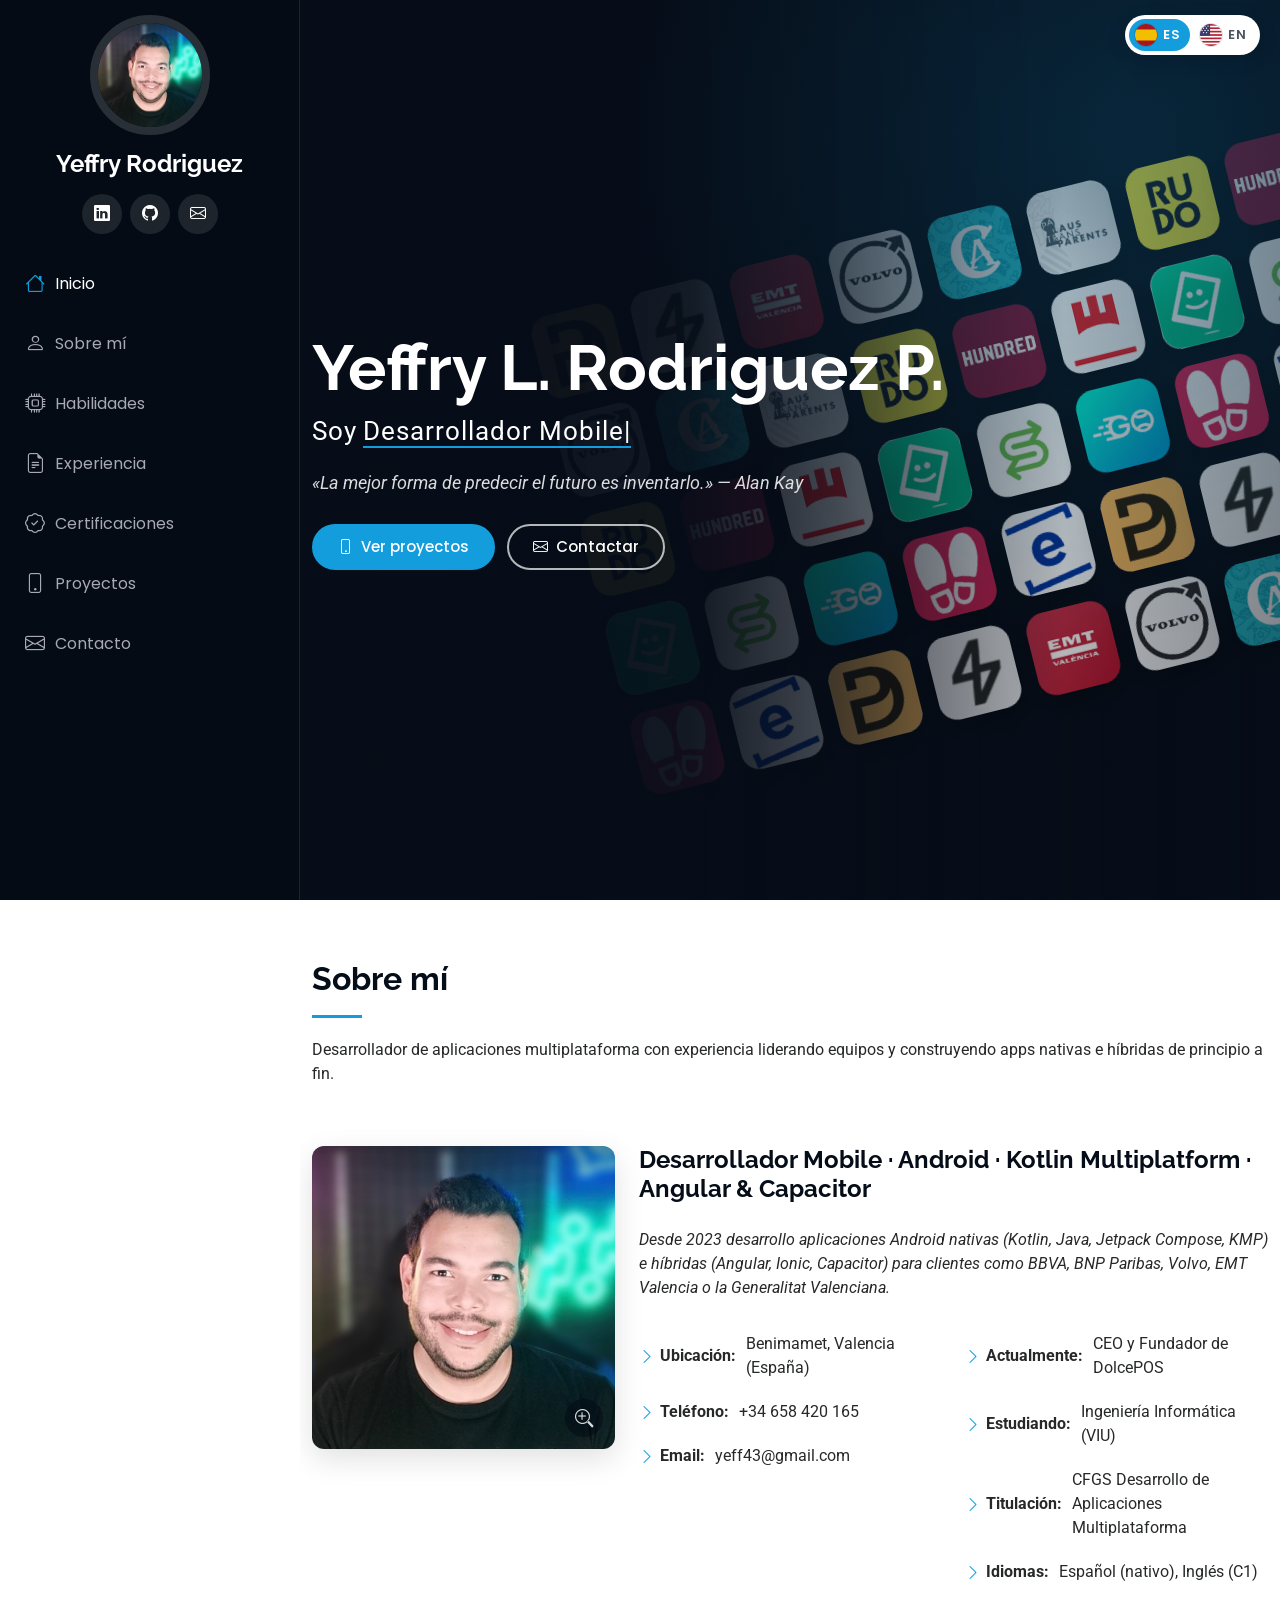
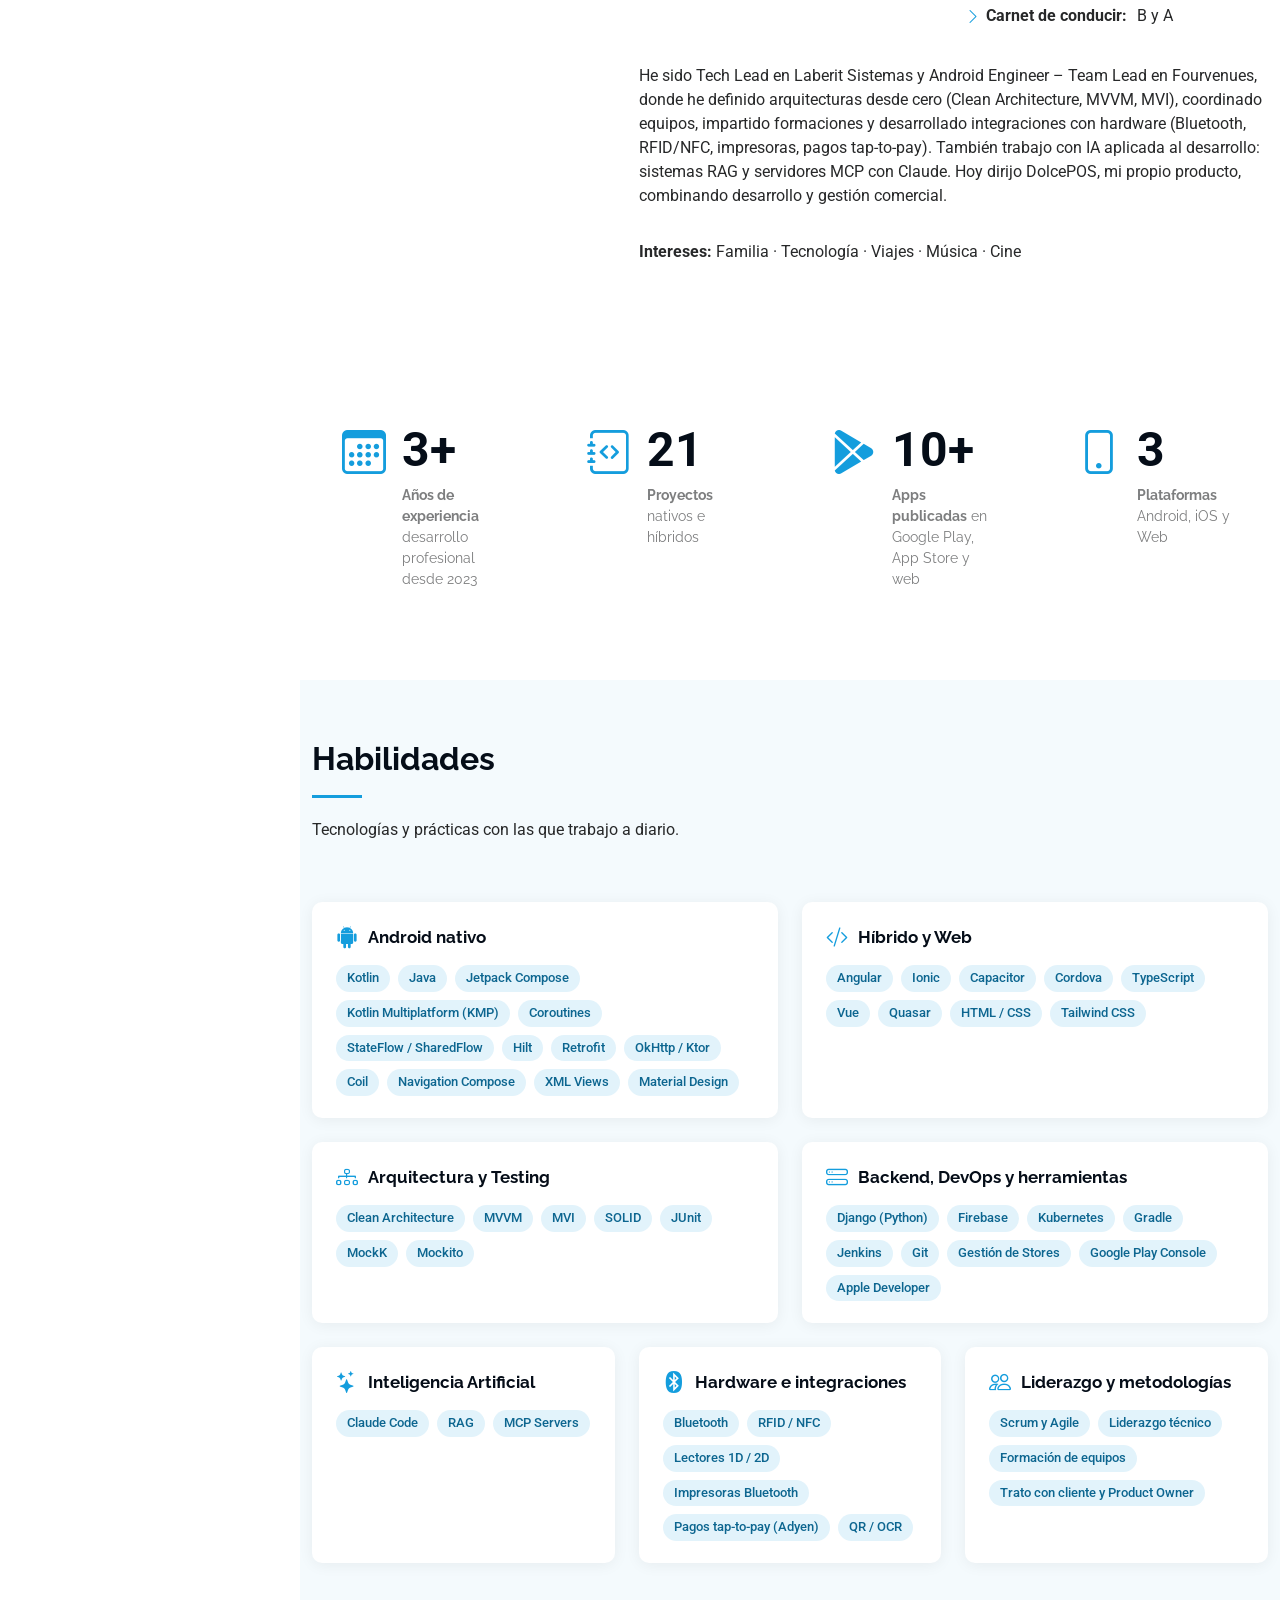
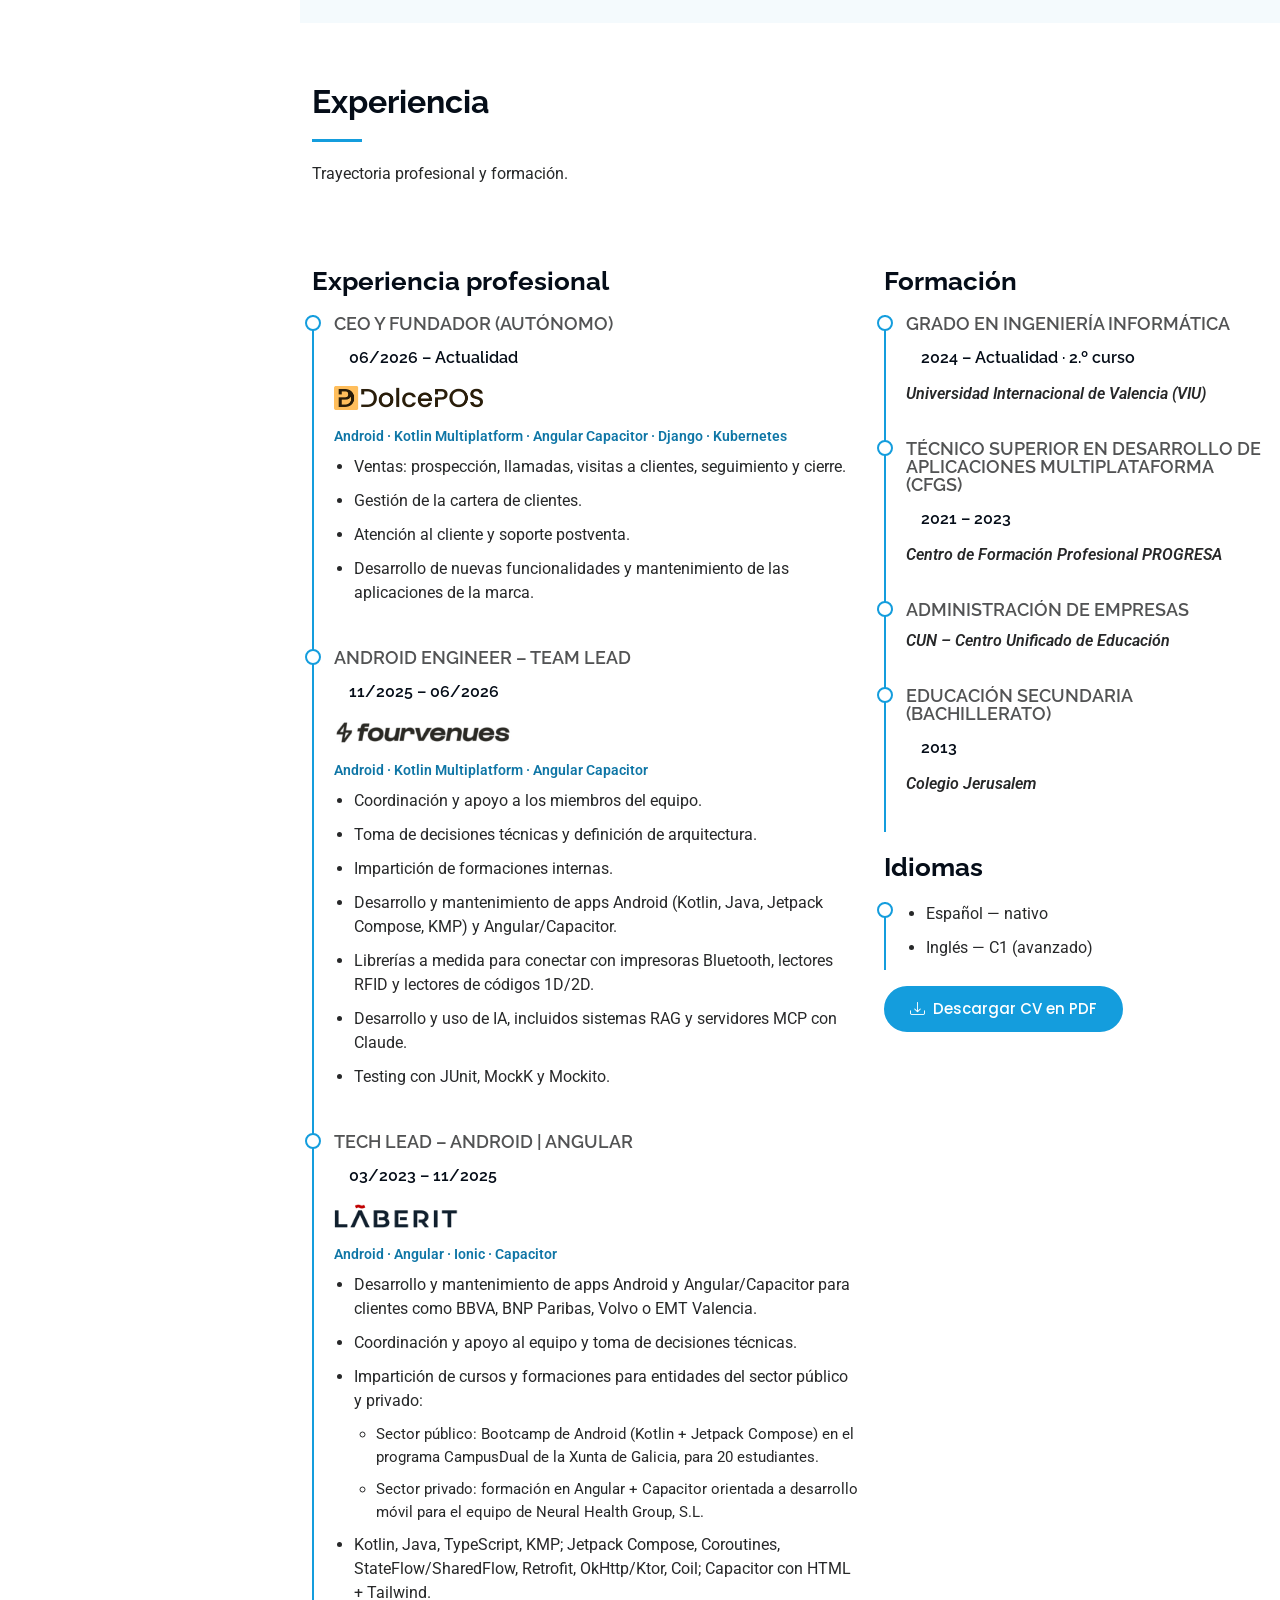
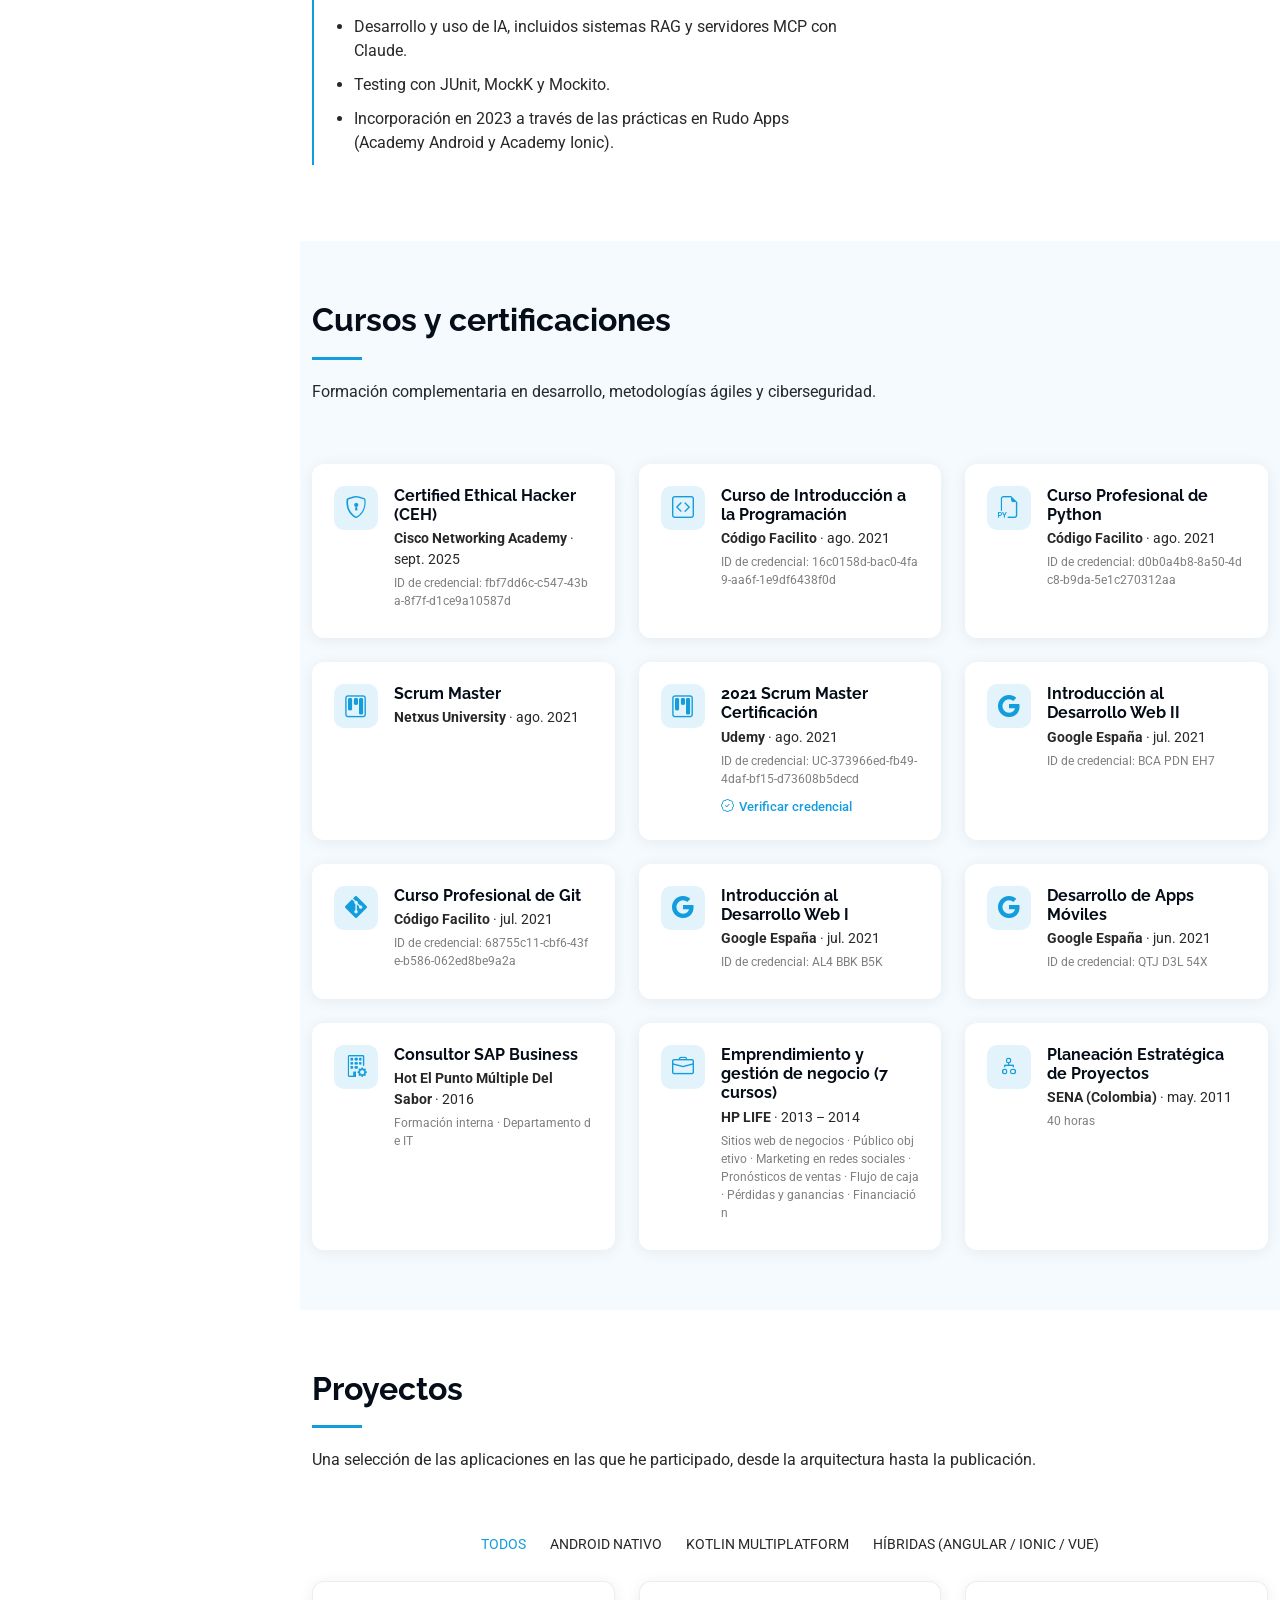
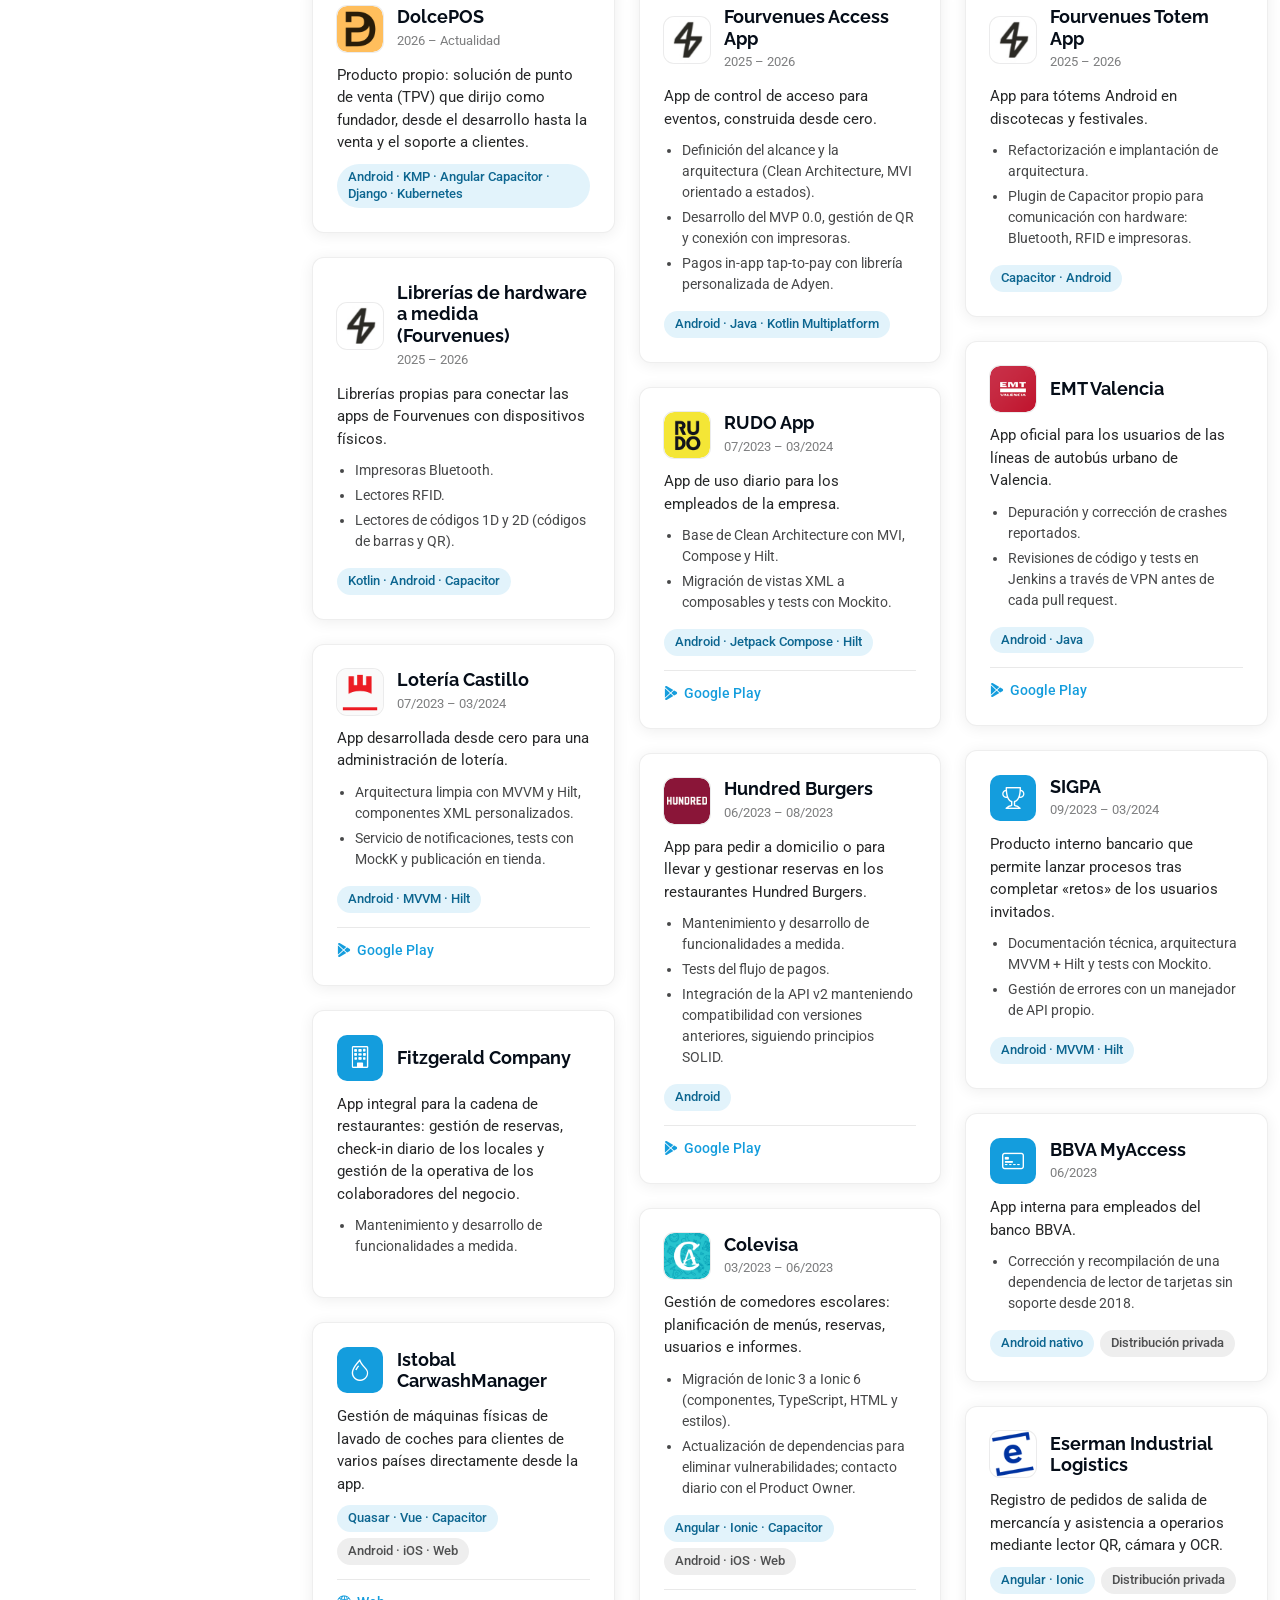
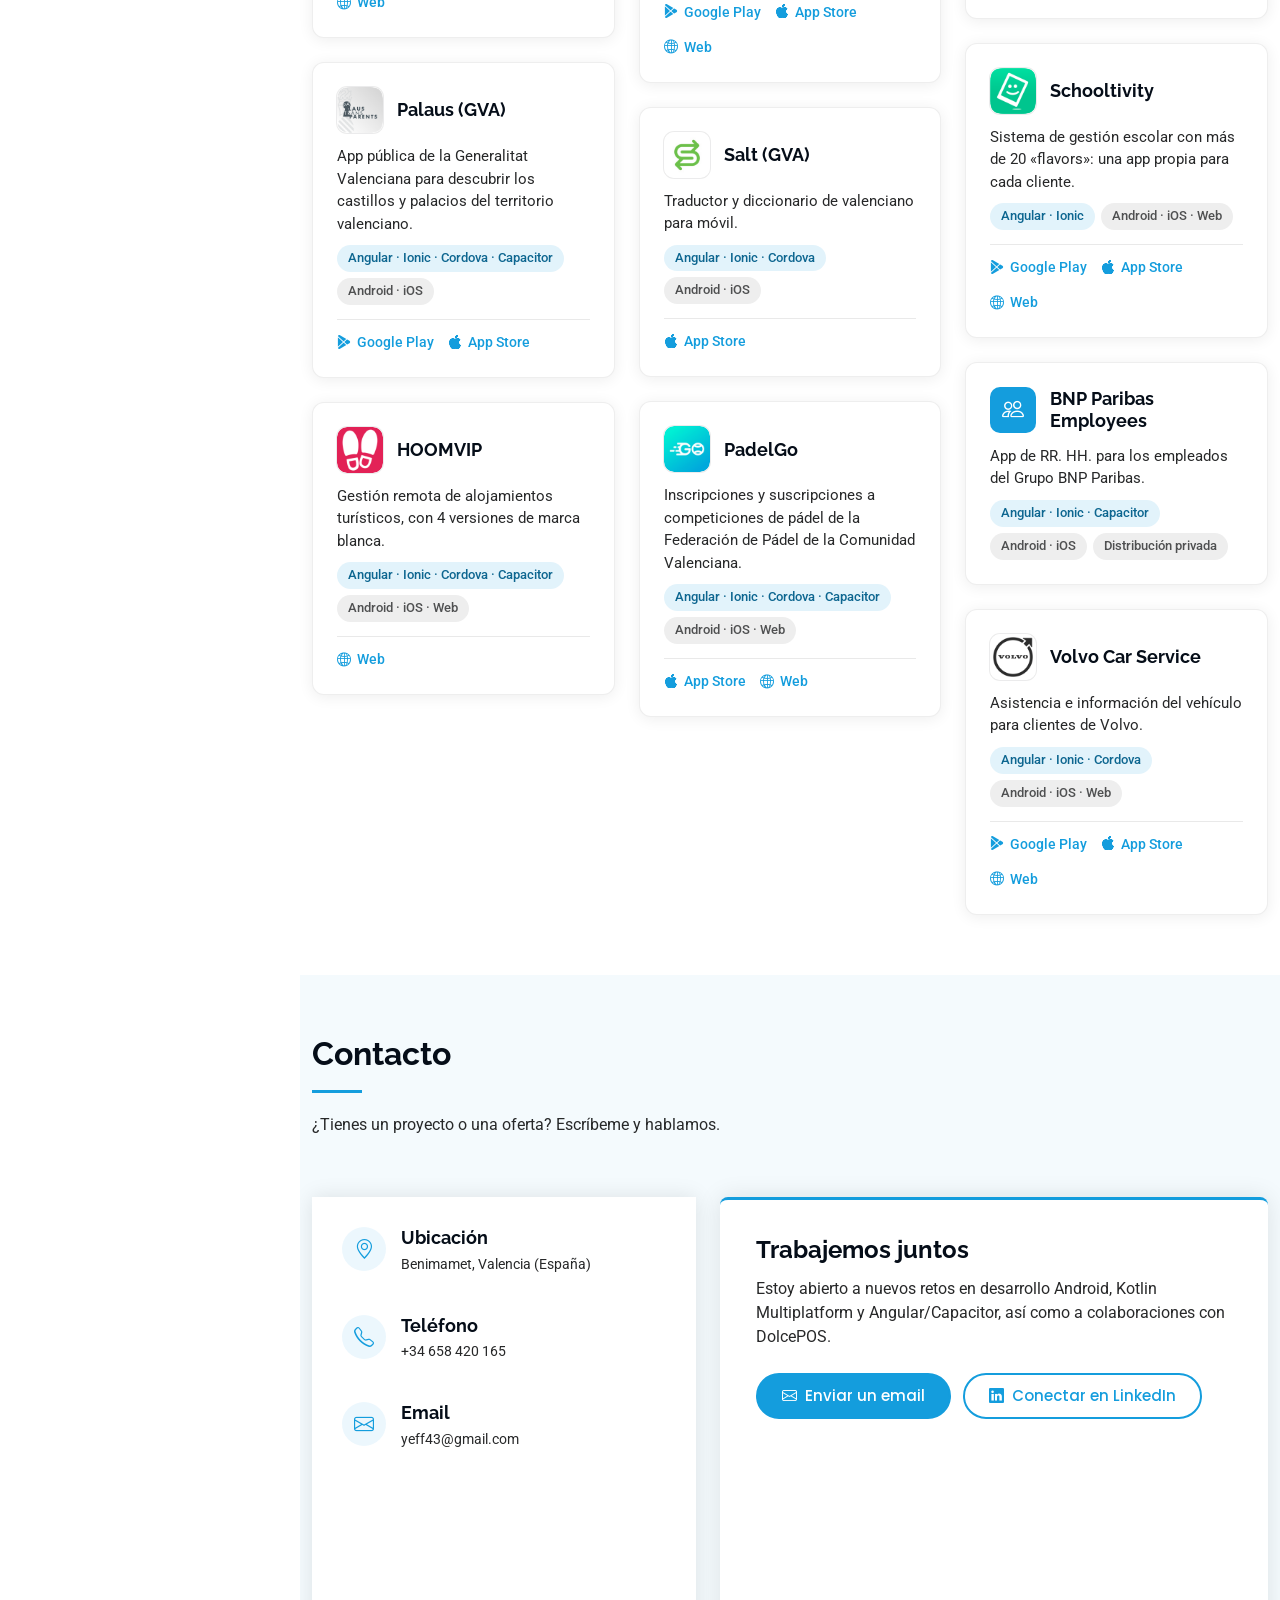
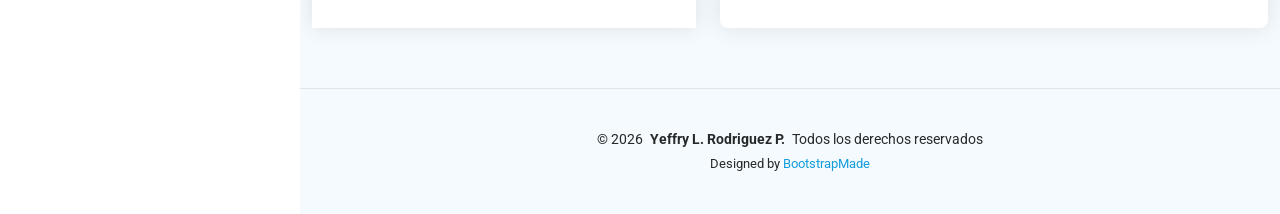
<file: index.html>
<!DOCTYPE html>
<html lang="es">

<head>
  <meta charset="utf-8">
  <meta content="width=device-width, initial-scale=1.0" name="viewport">
  <title>Yeffry L. Rodriguez P. | Desarrollador de Aplicaciones Multiplataforma</title>
  <meta name="description" content="Currículum de Yeffry L. Rodriguez P., desarrollador Android, Kotlin Multiplatform y Angular/Capacitor en Valencia. Tech Lead y fundador de DolcePOS.">
  <meta name="keywords" content="Yeffry Rodriguez, Android, Kotlin, Kotlin Multiplatform, KMP, Jetpack Compose, Angular, Ionic, Capacitor, Tech Lead, Valencia, DolcePOS">
  <meta name="author" content="Yeffry L. Rodriguez P.">

  <!-- Favicons -->
  <link href="assets/img/favicon.png" rel="icon" type="image/png" sizes="32x32">
  <link href="assets/img/icon-192.png" rel="icon" type="image/png" sizes="192x192">
  <link href="assets/img/apple-touch-icon.png" rel="apple-touch-icon">
  <meta name="theme-color" content="#040b14">

  <!-- Vista previa al compartir (LinkedIn, WhatsApp, X…). URL publicada: https://yeff43.github.io/cv/ -->
  <link rel="canonical" href="https://yeff43.github.io/cv/">
  <meta property="og:url" content="https://yeff43.github.io/cv/">
  <meta property="og:type" content="profile">
  <meta property="og:title" content="Yeffry L. Rodriguez P. | Android &amp; Multiplatform Developer">
  <meta property="og:description" content="Tech Lead Android · Kotlin Multiplatform · Angular &amp; Capacitor. Fundador de DolcePOS. Valencia, España.">
  <meta property="og:image" content="https://yeff43.github.io/cv/assets/img/og-image.jpg">
  <meta property="og:image:width" content="1200">
  <meta property="og:image:height" content="630">
  <meta property="og:locale" content="es_ES">
  <meta property="og:locale:alternate" content="en_US">
  <meta name="twitter:card" content="summary_large_image">
  <meta name="twitter:image" content="https://yeff43.github.io/cv/assets/img/og-image.jpg">

  <!-- Fonts -->
  <link href="https://fonts.googleapis.com" rel="preconnect">
  <link href="https://fonts.gstatic.com" rel="preconnect" crossorigin>
  <link href="https://fonts.googleapis.com/css2?family=Roboto:ital,wght@0,300;0,400;0,500;0,700;1,400&family=Poppins:wght@300;400;500;600;700&family=Raleway:wght@400;500;600;700;800&display=swap" rel="stylesheet">

  <!-- Vendor CSS Files -->
  <link href="assets/vendor/bootstrap/css/bootstrap.min.css" rel="stylesheet">
  <link href="assets/vendor/bootstrap-icons/bootstrap-icons.css" rel="stylesheet">
  <link href="assets/vendor/aos/aos.css" rel="stylesheet">
  <link href="assets/vendor/glightbox/css/glightbox.min.css" rel="stylesheet">
  <link href="assets/vendor/swiper/swiper-bundle.min.css" rel="stylesheet">

  <!-- Main CSS File -->
  <link href="assets/css/main.css" rel="stylesheet">
  <link href="assets/css/custom.css" rel="stylesheet">

  <!-- =======================================================
  * Template Name: iPortfolio
  * Template URL: https://bootstrapmade.com/iportfolio-bootstrap-portfolio-websites-template/
  * Updated: Jun 29 2024 with Bootstrap v5.3.3
  * Author: BootstrapMade.com
  * License: https://bootstrapmade.com/license/
  ======================================================== -->
</head>

<body class="index-page">

  <!-- Selector de idioma -->
  <div class="lang-switch" role="group" data-i18n-aria="lang.label" aria-label="Idioma">
    <button type="button" data-lang="es" aria-pressed="true" title="Español">
      <span class="flag" aria-hidden="true">
        <svg viewBox="0 0 24 24" preserveAspectRatio="xMidYMid slice">
          <rect width="24" height="24" fill="#AA151B" />
          <rect y="6" width="24" height="12" fill="#F1BF00" />
        </svg>
      </span>
      <span class="code">ES</span>
    </button>
    <button type="button" data-lang="en" aria-pressed="false" title="English">
      <span class="flag" aria-hidden="true">
        <svg viewBox="0 0 24 24" preserveAspectRatio="xMidYMid slice">
          <rect width="24" height="24" fill="#FFFFFF" />
          <g fill="#B22234">
            <rect y="0" width="24" height="1.85" />
            <rect y="3.69" width="24" height="1.85" />
            <rect y="7.38" width="24" height="1.85" />
            <rect y="11.08" width="24" height="1.85" />
            <rect y="14.77" width="24" height="1.85" />
            <rect y="18.46" width="24" height="1.85" />
            <rect y="22.15" width="24" height="1.85" />
          </g>
          <rect width="11" height="12.92" fill="#3C3B6E" />
          <g fill="#FFFFFF">
            <circle cx="2.2" cy="2.2" r="0.7" /><circle cx="5.5" cy="2.2" r="0.7" /><circle cx="8.8" cy="2.2" r="0.7" />
            <circle cx="3.85" cy="4.6" r="0.7" /><circle cx="7.15" cy="4.6" r="0.7" />
            <circle cx="2.2" cy="7" r="0.7" /><circle cx="5.5" cy="7" r="0.7" /><circle cx="8.8" cy="7" r="0.7" />
            <circle cx="3.85" cy="9.4" r="0.7" /><circle cx="7.15" cy="9.4" r="0.7" />
          </g>
        </svg>
      </span>
      <span class="code">EN</span>
    </button>
  </div>

  <header id="header" class="header dark-background d-flex flex-column">
    <i class="header-toggle d-xl-none bi bi-list"></i>

    <div class="profile-img">
      <a href="assets/img/profile-yeffry.jpg" class="glightbox photo-zoom" data-gallery="photo-sidebar" data-i18n-aria="photo.open" aria-label="Ver foto ampliada">
        <img src="assets/img/profile-yeffry.jpg" alt="Yeffry L. Rodriguez P." class="img-fluid rounded-circle">
      </a>
    </div>

    <a href="index.html" class="logo d-flex align-items-center justify-content-center">
      <h1 class="sitename">Yeffry Rodriguez</h1>
    </a>

    <div class="social-links text-center">
      <a href="https://www.linkedin.com/in/yeff43/" target="_blank" rel="noopener" class="linkedin" aria-label="LinkedIn"><i class="bi bi-linkedin"></i></a>
      <a href="https://github.com/Yeff43" target="_blank" rel="noopener" class="github" aria-label="GitHub"><i class="bi bi-github"></i></a>
      <a href="mailto:yeff43@gmail.com" class="email" aria-label="Email"><i class="bi bi-envelope"></i></a>
    </div>

    <nav id="navmenu" class="navmenu">
      <ul>
        <li><a href="#hero" class="active"><i class="bi bi-house navicon"></i><span data-i18n="nav.home">Inicio</span></a></li>
        <li><a href="#about"><i class="bi bi-person navicon"></i> <span data-i18n="nav.about">Sobre mí</span></a></li>
        <li><a href="#skills"><i class="bi bi-cpu navicon"></i> <span data-i18n="nav.skills">Habilidades</span></a></li>
        <li><a href="#resume"><i class="bi bi-file-earmark-text navicon"></i> <span data-i18n="nav.resume">Experiencia</span></a></li>
        <li><a href="#certifications"><i class="bi bi-patch-check navicon"></i> <span data-i18n="nav.certs">Certificaciones</span></a></li>
        <li><a href="#portfolio"><i class="bi bi-phone navicon"></i> <span data-i18n="nav.projects">Proyectos</span></a></li>
        <li><a href="#contact"><i class="bi bi-envelope navicon"></i> <span data-i18n="nav.contact">Contacto</span></a></li>
      </ul>
    </nav>

  </header>

  <main class="main">

    <!-- Hero Section -->
    <section id="hero" class="hero section dark-background">

      <!-- Fondo: iconos de apps publicadas (se rellena desde assets/js/hero-apps.js) -->
      <div class="hero-apps" aria-hidden="true"><div class="tilt"></div></div>

      <div class="container" data-aos="fade-up" data-aos-delay="100">
        <h2>Yeffry L. Rodriguez P.</h2>
        <p><span class="hero-iam" data-i18n="hero.iam">Soy</span> <span class="typed"></span></p>
        <p class="hero-quote" data-i18n="hero.quote">«La mejor forma de predecir el futuro es inventarlo.» — Alan Kay</p>
        <div class="hero-actions">
          <a href="#portfolio" class="btn-cv"><i class="bi bi-phone"></i> <span data-i18n="hero.cta.projects">Ver proyectos</span></a>
          <a href="#contact" class="btn-cv btn-outline"><i class="bi bi-envelope"></i> <span data-i18n="hero.cta.contact">Contactar</span></a>
        </div>
      </div>

    </section><!-- /Hero Section -->

    <!-- About Section -->
    <section id="about" class="about section">

      <div class="container section-title" data-aos="fade-up">
        <h2 data-i18n="about.title">Sobre mí</h2>
        <p data-i18n="about.lead"></p>
      </div>

      <div class="container" data-aos="fade-up" data-aos-delay="100">

        <div class="row gy-4 justify-content-center">
          <div class="col-lg-4">
            <a href="assets/img/profile-yeffry.jpg" class="glightbox photo-zoom d-block" data-gallery="photo-about" data-i18n-aria="photo.open" aria-label="Ver foto ampliada">
              <img src="assets/img/profile-yeffry.jpg" class="img-fluid profile-photo" alt="Yeffry L. Rodriguez P.">
              <span class="zoom-hint" aria-hidden="true"><i class="bi bi-zoom-in"></i></span>
            </a>
          </div>
          <div class="col-lg-8 content">
            <h2 data-i18n="about.role"></h2>
            <p class="fst-italic py-3" data-i18n="about.intro"></p>
            <div class="row">
              <div class="col-lg-6">
                <ul>
                  <li><i class="bi bi-chevron-right"></i> <strong data-i18n="about.location"></strong> <span data-i18n="about.locationValue"></span></li>
                  <li><i class="bi bi-chevron-right"></i> <strong data-i18n="about.phone"></strong> <span><a href="tel:+34658420165">+34 658 420 165</a></span></li>
                  <li><i class="bi bi-chevron-right"></i> <strong data-i18n="about.email"></strong> <span><a href="mailto:yeff43@gmail.com">yeff43@gmail.com</a></span></li>
                </ul>
              </div>
              <div class="col-lg-6">
                <ul>
                  <li><i class="bi bi-chevron-right"></i> <strong data-i18n="about.current"></strong> <span data-i18n="about.currentValue"></span></li>
                  <li><i class="bi bi-chevron-right"></i> <strong data-i18n="about.studying"></strong> <span data-i18n="about.studyingValue"></span></li>
                  <li><i class="bi bi-chevron-right"></i> <strong data-i18n="about.degree"></strong> <span data-i18n="about.degreeValue"></span></li>
                  <li><i class="bi bi-chevron-right"></i> <strong data-i18n="about.languages"></strong> <span data-i18n="about.languagesValue"></span></li>
                  <li><i class="bi bi-chevron-right"></i> <strong data-i18n="about.license"></strong> <span data-i18n="about.licenseValue"></span></li>
                </ul>
              </div>
            </div>
            <p class="py-3" data-i18n="about.body"></p>
            <p><strong data-i18n="about.interests"></strong> <span data-i18n="about.interestsValue"></span></p>
          </div>
        </div>

      </div>

    </section><!-- /About Section -->

    <!-- Stats Section -->
    <section id="stats" class="stats section">

      <div class="container" data-aos="fade-up" data-aos-delay="100">

        <div class="row gy-4">

          <div class="col-lg-3 col-md-6">
            <div class="stats-item">
              <i class="bi bi-calendar3"></i>
              <span data-purecounter-start="0" data-purecounter-end="3" data-purecounter-duration="1" class="purecounter"></span>
              <p><strong data-i18n="stats.years"></strong> <span data-i18n="stats.yearsSub"></span></p>
            </div>
          </div>

          <div class="col-lg-3 col-md-6">
            <div class="stats-item">
              <i class="bi bi-journal-code"></i>
              <span data-purecounter-start="0" data-purecounter-end="21" data-purecounter-duration="1" class="purecounter no-plus"></span>
              <p><strong data-i18n="stats.projects"></strong> <span data-i18n="stats.projectsSub"></span></p>
            </div>
          </div>

          <div class="col-lg-3 col-md-6">
            <div class="stats-item">
              <i class="bi bi-google-play"></i>
              <span data-purecounter-start="0" data-purecounter-end="10" data-purecounter-duration="1" class="purecounter"></span>
              <p><strong data-i18n="stats.apps"></strong> <span data-i18n="stats.appsSub"></span></p>
            </div>
          </div>

          <div class="col-lg-3 col-md-6">
            <div class="stats-item">
              <i class="bi bi-phone"></i>
              <span data-purecounter-start="0" data-purecounter-end="3" data-purecounter-duration="1" class="purecounter no-plus"></span>
              <p><strong data-i18n="stats.platforms"></strong> <span data-i18n="stats.platformsSub"></span></p>
            </div>
          </div>

        </div>

      </div>

    </section><!-- /Stats Section -->

    <!-- Skills Section -->
    <section id="skills" class="skills section light-background">

      <div class="container section-title" data-aos="fade-up">
        <h2 data-i18n="skills.title">Habilidades</h2>
        <p data-i18n="skills.subtitle"></p>
      </div>

      <div class="container" data-aos="fade-up" data-aos-delay="100">

        <div class="row gy-4">

          <div class="col-lg-6">
            <div class="skill-group">
              <h3><i class="bi bi-android2"></i> <span data-i18n="skills.android"></span></h3>
              <div class="chips">
                <span class="chip">Kotlin</span>
                <span class="chip">Java</span>
                <span class="chip">Jetpack Compose</span>
                <span class="chip">Kotlin Multiplatform (KMP)</span>
                <span class="chip">Coroutines</span>
                <span class="chip">StateFlow / SharedFlow</span>
                <span class="chip">Hilt</span>
                <span class="chip">Retrofit</span>
                <span class="chip">OkHttp / Ktor</span>
                <span class="chip">Coil</span>
                <span class="chip">Navigation Compose</span>
                <span class="chip">XML Views</span>
                <span class="chip">Material Design</span>
              </div>
            </div>
          </div>

          <div class="col-lg-6">
            <div class="skill-group">
              <h3><i class="bi bi-code-slash"></i> <span data-i18n="skills.hybrid"></span></h3>
              <div class="chips">
                <span class="chip">Angular</span>
                <span class="chip">Ionic</span>
                <span class="chip">Capacitor</span>
                <span class="chip">Cordova</span>
                <span class="chip">TypeScript</span>
                <span class="chip">Vue</span>
                <span class="chip">Quasar</span>
                <span class="chip">HTML / CSS</span>
                <span class="chip">Tailwind CSS</span>
              </div>
            </div>
          </div>

          <div class="col-lg-6">
            <div class="skill-group">
              <h3><i class="bi bi-diagram-3"></i> <span data-i18n="skills.architecture"></span></h3>
              <div class="chips">
                <span class="chip">Clean Architecture</span>
                <span class="chip">MVVM</span>
                <span class="chip">MVI</span>
                <span class="chip">SOLID</span>
                <span class="chip">JUnit</span>
                <span class="chip">MockK</span>
                <span class="chip">Mockito</span>
              </div>
            </div>
          </div>

          <div class="col-lg-6">
            <div class="skill-group">
              <h3><i class="bi bi-hdd-stack"></i> <span data-i18n="skills.backend"></span></h3>
              <div class="chips">
                <span class="chip">Django (Python)</span>
                <span class="chip">Firebase</span>
                <span class="chip">Kubernetes</span>
                <span class="chip">Gradle</span>
                <span class="chip">Jenkins</span>
                <span class="chip">Git</span>
                <span class="chip" data-i18n="skills.storePublishing"></span>
                <span class="chip">Google Play Console</span>
                <span class="chip">Apple Developer</span>
              </div>
            </div>
          </div>

          <div class="col-lg-4">
            <div class="skill-group">
              <h3><i class="bi bi-stars"></i> <span data-i18n="skills.ai"></span></h3>
              <div class="chips">
                <span class="chip">Claude Code</span>
                <span class="chip">RAG</span>
                <span class="chip">MCP Servers</span>
              </div>
            </div>
          </div>

          <div class="col-lg-4">
            <div class="skill-group">
              <h3><i class="bi bi-bluetooth"></i> <span data-i18n="skills.hardware"></span></h3>
              <div class="chips">
                <span class="chip">Bluetooth</span>
                <span class="chip">RFID / NFC</span>
                <span class="chip" data-i18n="skills.barcode"></span>
                <span class="chip" data-i18n="skills.printers"></span>
                <span class="chip" data-i18n="skills.payments"></span>
                <span class="chip">QR / OCR</span>
              </div>
            </div>
          </div>

          <div class="col-lg-4">
            <div class="skill-group">
              <h3><i class="bi bi-people"></i> <span data-i18n="skills.leadership"></span></h3>
              <div class="chips">
                <span class="chip" data-i18n="skills.scrum"></span>
                <span class="chip" data-i18n="skills.techLead"></span>
                <span class="chip" data-i18n="skills.training"></span>
                <span class="chip" data-i18n="skills.clients"></span>
              </div>
            </div>
          </div>

        </div>

      </div>

    </section><!-- /Skills Section -->

    <!-- Resume Section -->
    <section id="resume" class="resume section">

      <div class="container section-title" data-aos="fade-up">
        <h2 data-i18n="resume.title">Experiencia</h2>
        <p data-i18n="resume.subtitle"></p>
      </div>

      <div class="container">

        <div class="row">

          <div class="col-lg-7" data-aos="fade-up" data-aos-delay="100">
            <h3 class="resume-title" data-i18n="resume.experience"></h3>
            <!-- Generado desde assets/js/i18n.js (EXPERIENCE) -->
            <div id="experience-list"></div>
          </div>

          <div class="col-lg-5" data-aos="fade-up" data-aos-delay="200">
            <h3 class="resume-title" data-i18n="resume.education"></h3>

            <div class="resume-item">
              <h4 data-i18n="resume.edu0.title"></h4>
              <h5 data-i18n="resume.edu0.period"></h5>
              <p><em data-i18n="resume.edu0.school"></em></p>
            </div>

            <div class="resume-item">
              <h4 data-i18n="resume.edu1.title"></h4>
              <h5>2021 – 2023</h5>
              <p><em data-i18n="resume.edu1.school"></em></p>
            </div>

            <div class="resume-item">
              <h4 data-i18n="resume.edu2.title"></h4>
              <p><em data-i18n="resume.edu2.school"></em></p>
            </div>

            <div class="resume-item">
              <h4 data-i18n="resume.edu3.title"></h4>
              <h5>2013</h5>
              <p><em data-i18n="resume.edu3.school"></em></p>
            </div>

            <h3 class="resume-title" data-i18n="resume.languages"></h3>
            <div class="resume-item pb-0">
              <ul>
                <li data-i18n="resume.lang.es"></li>
                <li data-i18n="resume.lang.en"></li>
              </ul>
            </div>

            <div class="download-cv">
              <a href="assets/docs/Yeffry-Rodriguez-CV-ES.pdf" class="btn-cv" data-cv-pdf download><i class="bi bi-download"></i> <span data-i18n="resume.download"></span></a>
            </div>
          </div>

        </div>

      </div>

    </section><!-- /Resume Section -->

    <!-- Certifications Section -->
    <section id="certifications" class="certifications section light-background">

      <div class="container section-title" data-aos="fade-up">
        <h2 data-i18n="certs.title">Cursos y certificaciones</h2>
        <p data-i18n="certs.subtitle"></p>
      </div>

      <div class="container" data-aos="fade-up" data-aos-delay="100">
        <!-- Generado desde assets/js/i18n.js (CERTS) -->
        <div id="certs-grid" class="row gy-4"></div>
      </div>

    </section><!-- /Certifications Section -->

    <!-- Portfolio / Projects Section -->
    <section id="portfolio" class="portfolio section">

      <div class="container section-title" data-aos="fade-up">
        <h2 data-i18n="projects.title">Proyectos</h2>
        <p data-i18n="projects.subtitle"></p>
      </div>

      <div class="container">

        <div class="isotope-layout" data-default-filter="*" data-layout="masonry" data-sort="original-order">

          <ul class="portfolio-filters isotope-filters" data-aos="fade-up" data-aos-delay="100">
            <li data-filter="*" class="filter-active" data-i18n="projects.filter.all">Todos</li>
            <li data-filter=".filter-android" data-i18n="projects.filter.android"></li>
            <li data-filter=".filter-kmp" data-i18n="projects.filter.kmp"></li>
            <li data-filter=".filter-hybrid" data-i18n="projects.filter.hybrid"></li>
          </ul>

          <!-- Generado desde assets/js/i18n.js (PROJECTS) -->
          <div id="projects-grid" class="row gy-4 isotope-container" data-aos="fade-up" data-aos-delay="200"></div>

        </div>

      </div>

    </section><!-- /Portfolio Section -->

    <!-- Contact Section -->
    <section id="contact" class="contact section light-background">

      <div class="container section-title" data-aos="fade-up">
        <h2 data-i18n="contact.title">Contacto</h2>
        <p data-i18n="contact.subtitle"></p>
      </div>

      <div class="container" data-aos="fade-up" data-aos-delay="100">

        <div class="row gy-4">

          <div class="col-lg-5">
            <div class="info-wrap">
              <div class="info-item d-flex" data-aos="fade-up" data-aos-delay="200">
                <i class="bi bi-geo-alt flex-shrink-0"></i>
                <div>
                  <h3 data-i18n="contact.location"></h3>
                  <p data-i18n="about.locationValue"></p>
                </div>
              </div>

              <div class="info-item d-flex" data-aos="fade-up" data-aos-delay="300">
                <i class="bi bi-telephone flex-shrink-0"></i>
                <div>
                  <h3 data-i18n="contact.phone"></h3>
                  <p><a href="tel:+34658420165">+34 658 420 165</a></p>
                </div>
              </div>

              <div class="info-item d-flex" data-aos="fade-up" data-aos-delay="400">
                <i class="bi bi-envelope flex-shrink-0"></i>
                <div>
                  <h3 data-i18n="contact.email"></h3>
                  <p><a href="mailto:yeff43@gmail.com">yeff43@gmail.com</a></p>
                </div>
              </div>

              <div class="info-item d-flex" data-aos="fade-up" data-aos-delay="500">
                <i class="bi bi-linkedin flex-shrink-0"></i>
                <div>
                  <h3 data-i18n="contact.social"></h3>
                  <p>
                    <a href="https://www.linkedin.com/in/yeff43/" target="_blank" rel="noopener">linkedin.com/in/yeff43</a><br>
                    <a href="https://github.com/Yeff43" target="_blank" rel="noopener">github.com/Yeff43</a>
                  </p>
                </div>
              </div>
            </div>
          </div>

          <div class="col-lg-7">
            <div class="cta-card" data-aos="fade-up" data-aos-delay="200">
              <h3 data-i18n="contact.ctaTitle"></h3>
              <p data-i18n="contact.ctaText"></p>
              <div class="cta-actions">
                <a href="mailto:yeff43@gmail.com" class="btn-cv"><i class="bi bi-envelope"></i> <span data-i18n="contact.ctaEmail"></span></a>
                <a href="https://www.linkedin.com/in/yeff43/" target="_blank" rel="noopener" class="btn-cv btn-outline"><i class="bi bi-linkedin"></i> <span data-i18n="contact.ctaLinkedin"></span></a>
              </div>
            </div>
          </div>

        </div>

      </div>

    </section><!-- /Contact Section -->

  </main>

  <footer id="footer" class="footer position-relative light-background">

    <div class="container">
      <div class="copyright text-center ">
        <p>© <span id="year">2026</span> <strong class="px-1 sitename">Yeffry L. Rodriguez P.</strong> <span data-i18n="footer.rights">Todos los derechos reservados</span></p>
      </div>
      <div class="credits">
        <!-- All the links in the footer should remain intact. -->
        <!-- You can delete the links only if you've purchased the pro version. -->
        <!-- Licensing information: https://bootstrapmade.com/license/ -->
        Designed by <a href="https://bootstrapmade.com/">BootstrapMade</a>
      </div>
    </div>

  </footer>

  <!-- Scroll Top -->
  <a href="#" id="scroll-top" class="scroll-top d-flex align-items-center justify-content-center"><i class="bi bi-arrow-up-short"></i></a>

  <!-- Preloader -->
  <div id="preloader"></div>

  <!-- Vendor JS Files -->
  <script src="assets/vendor/bootstrap/js/bootstrap.bundle.min.js"></script>
  <script src="assets/vendor/aos/aos.js"></script>
  <script src="assets/vendor/typed.js/typed.umd.js"></script>
  <script src="assets/vendor/purecounter/purecounter_vanilla.js"></script>
  <script src="assets/vendor/waypoints/noframework.waypoints.js"></script>
  <script src="assets/vendor/glightbox/js/glightbox.min.js"></script>
  <script src="assets/vendor/imagesloaded/imagesloaded.pkgd.min.js"></script>
  <script src="assets/vendor/isotope-layout/isotope.pkgd.min.js"></script>
  <script src="assets/vendor/swiper/swiper-bundle.min.js"></script>

  <!-- Idiomas + contenido del CV (debe ir antes de main.js) -->
  <script src="assets/js/i18n.js"></script>
  <script src="assets/js/hero-apps.js"></script>
  <!-- Main JS File -->
  <script src="assets/js/main.js"></script>

</body>

</html>
</file>
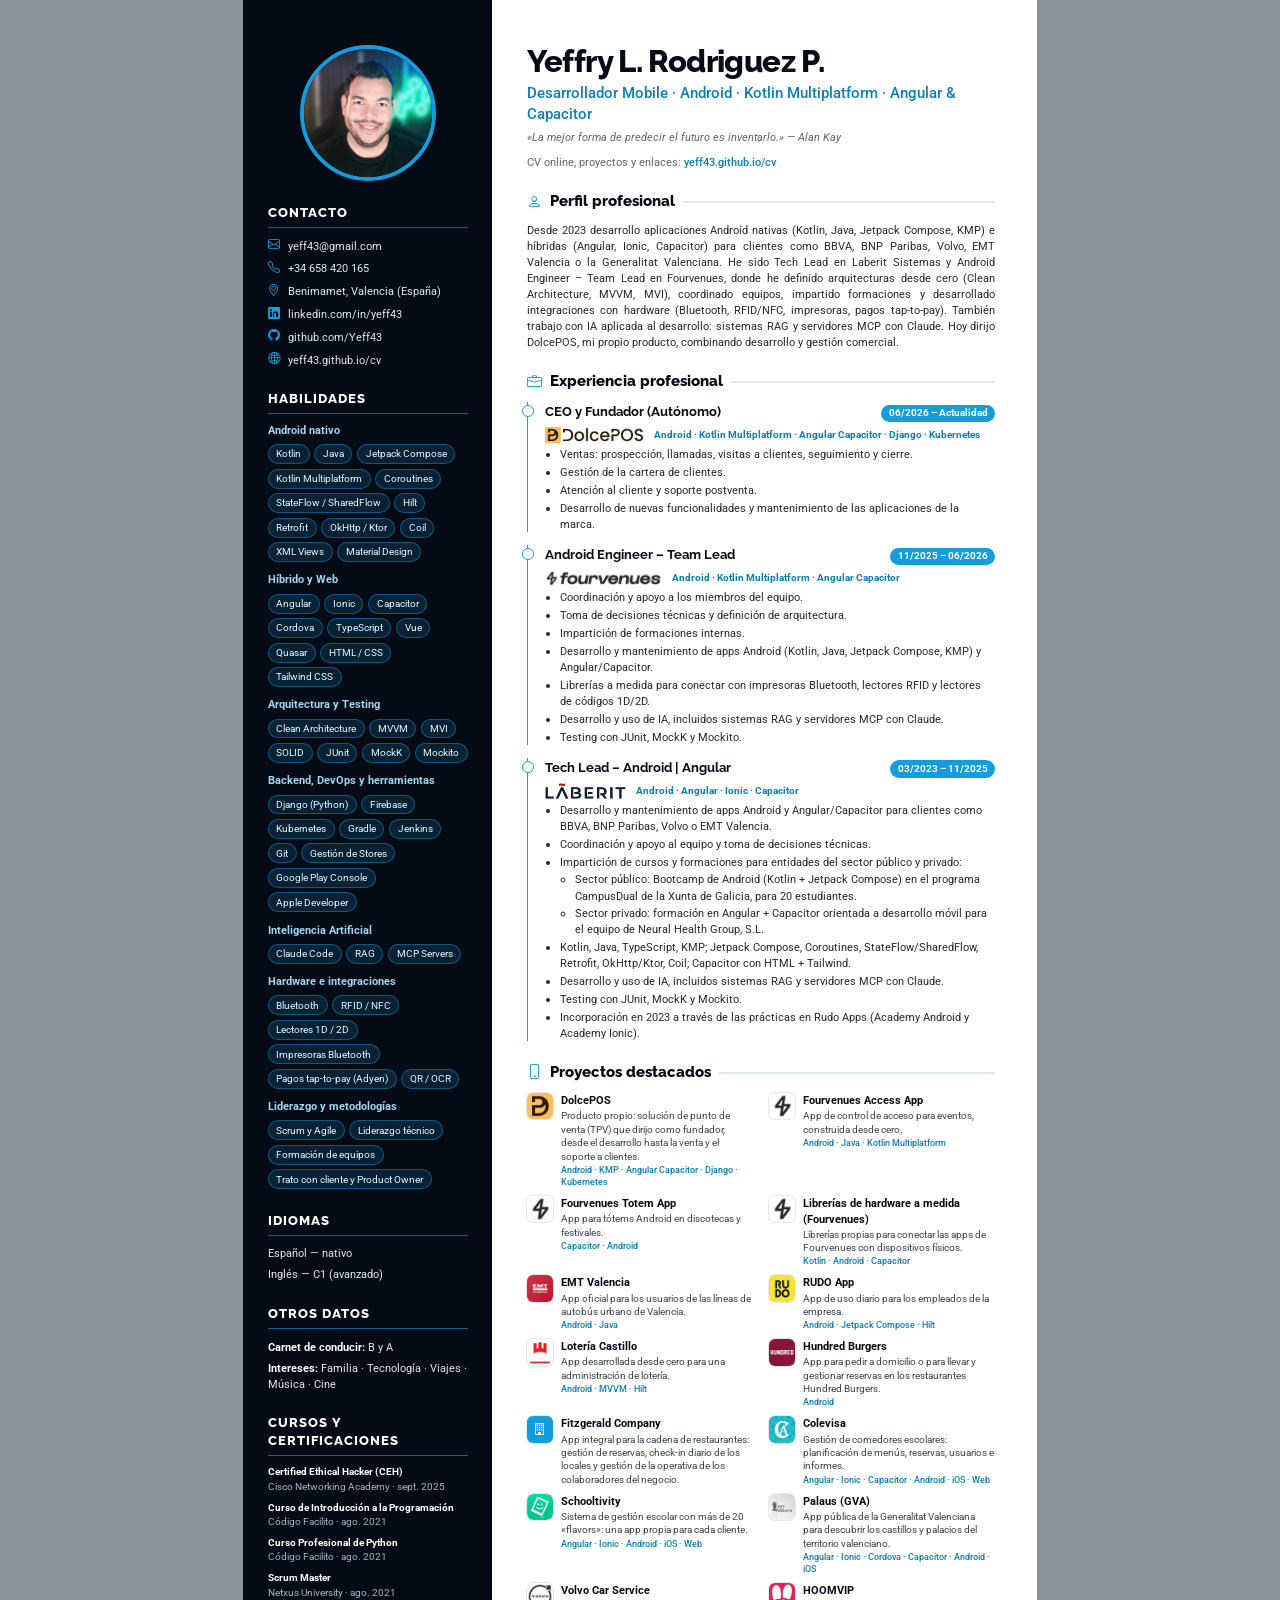
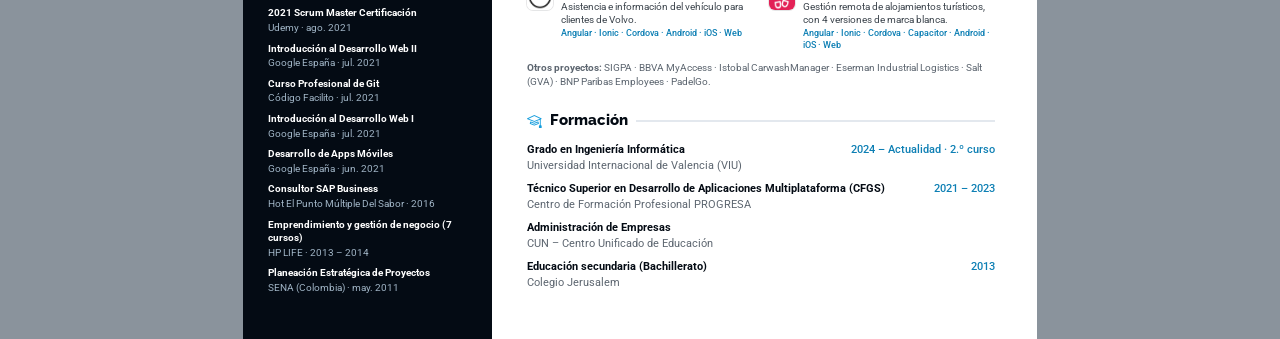
<file: cv-print.html>
<!DOCTYPE html>
<html lang="es">

<head>
  <meta charset="utf-8">
  <meta name="viewport" content="width=device-width, initial-scale=1.0">
  <meta name="robots" content="noindex">
  <title>CV — Yeffry L. Rodriguez P.</title>
  <!--
    Plantilla para generar el CV en PDF (A4) a partir de los mismos datos de la web.
    Uso: abrir cv-print.html?lang=es (o ?lang=en) y "Imprimir → Guardar como PDF",
    o regenerarlo con Chrome headless (ver README).
  -->
  <link href="https://fonts.googleapis.com/css2?family=Raleway:wght@600;700;800&family=Roboto:ital,wght@0,400;0,500;0,700;1,400&display=swap" rel="stylesheet">
  <link href="assets/vendor/bootstrap-icons/bootstrap-icons.css" rel="stylesheet">
  <link href="assets/css/cv-print.css" rel="stylesheet">
</head>

<body>
  <div class="side-bg" aria-hidden="true"></div>
  <div class="sheet">
    <aside class="side" id="side"></aside>
    <main class="main" id="main"></main>
  </div>

  <script src="assets/js/i18n.js"></script>
  <script src="assets/js/cv-print.js"></script>
</body>

</html>
</file>
<file: assets/css/custom.css>
/*--------------------------------------------------------------
# Personalizaciones del CV (sobre la plantilla iPortfolio)
--------------------------------------------------------------*/

/* ---------- Selector de idioma ---------- */
.lang-switch {
  position: fixed;
  top: 15px;
  right: 20px;
  z-index: 9998;
  display: flex;
  gap: 4px;
  padding: 4px;
  background: #ffffff;
  border-radius: 999px;
  box-shadow: 0 4px 18px rgba(4, 11, 20, 0.18);
}

.lang-switch button {
  display: flex;
  align-items: center;
  gap: 6px;
  border: 0;
  background: transparent;
  color: #4a5562;
  font-family: var(--nav-font);
  font-size: 13px;
  font-weight: 600;
  letter-spacing: 0.5px;
  padding: 5px 10px 5px 6px;
  border-radius: 999px;
  cursor: pointer;
  transition: background-color 0.2s, color 0.2s;
}

.lang-switch button:hover {
  background: color-mix(in srgb, var(--accent-color), transparent 88%);
}

.lang-switch button.active {
  background: var(--accent-color);
  color: #ffffff;
}

.lang-switch button:focus-visible {
  outline: 2px solid var(--accent-color);
  outline-offset: 2px;
}

.lang-switch .flag {
  width: 22px;
  height: 22px;
  border-radius: 50%;
  overflow: hidden;
  flex-shrink: 0;
  box-shadow: 0 0 0 1px rgba(0, 0, 0, 0.12);
}

.lang-switch .flag svg {
  display: block;
  width: 100%;
  height: 100%;
}

/* En móvil/tablet el botón de menú ocupa la esquina derecha */
@media (max-width: 1199px) {
  .lang-switch {
    right: 65px;
  }
}

@media (max-width: 400px) {
  .lang-switch button span.code {
    display: none;
  }

  .lang-switch button {
    padding: 5px;
  }
}

/* ---------- Hero ---------- */
.hero .hero-quote {
  margin-top: 18px;
  font-style: italic;
  font-size: 18px;
  opacity: 0.85;
  max-width: 640px;
}

.hero .hero-actions {
  margin-top: 28px;
  display: flex;
  flex-wrap: wrap;
  gap: 12px;
}

.btn-cv {
  display: inline-flex;
  align-items: center;
  gap: 8px;
  padding: 10px 24px;
  border-radius: 50px;
  font-family: var(--nav-font);
  font-weight: 500;
  font-size: 15px;
  border: 2px solid var(--accent-color);
  background: var(--accent-color);
  color: #ffffff;
  transition: 0.3s;
}

.btn-cv:hover {
  background: color-mix(in srgb, var(--accent-color), black 12%);
  border-color: color-mix(in srgb, var(--accent-color), black 12%);
  color: #ffffff;
}

.btn-cv.btn-outline {
  background: transparent;
  color: var(--accent-color);
}

.hero .btn-cv.btn-outline {
  color: #ffffff;
  border-color: rgba(255, 255, 255, 0.7);
}

.btn-cv.btn-outline:hover {
  background: var(--accent-color);
  border-color: var(--accent-color);
  color: #ffffff;
}

/* ---------- About ---------- */
.about .content ul li span a {
  color: var(--default-color);
}

.about .content ul li span a:hover {
  color: var(--accent-color);
}

.about .profile-photo {
  border-radius: 12px;
  box-shadow: 0 10px 30px rgba(4, 11, 20, 0.12);
}

/* ---------- Stats ---------- */
.stats .stats-item span.purecounter::after {
  content: "+";
}

.stats .stats-item span.purecounter.no-plus::after {
  content: "";
}

/* ---------- Skills ---------- */
.skill-group {
  background: var(--surface-color);
  border-radius: 10px;
  padding: 22px 24px;
  height: 100%;
  box-shadow: 0 2px 15px rgba(4, 11, 20, 0.06);
}

.skill-group h3 {
  font-size: 17px;
  font-weight: 700;
  margin-bottom: 14px;
  display: flex;
  align-items: center;
  gap: 10px;
}

.skill-group h3 i {
  color: var(--accent-color);
  font-size: 22px;
}

.chips {
  display: flex;
  flex-wrap: wrap;
  gap: 8px;
}

.chip {
  display: inline-block;
  font-size: 13px;
  line-height: 1.3;
  padding: 5px 11px;
  border-radius: 999px;
  background: color-mix(in srgb, var(--accent-color), transparent 88%);
  color: color-mix(in srgb, var(--accent-color), black 35%);
  font-weight: 500;
}

.chip-muted {
  background: color-mix(in srgb, var(--default-color), transparent 92%);
  color: color-mix(in srgb, var(--default-color), transparent 20%);
}

/* ---------- Resume ---------- */
.resume .resume-item .resume-stack {
  font-size: 14px;
  font-weight: 600;
  color: color-mix(in srgb, var(--accent-color), black 25%);
  margin-bottom: 8px;
}

.resume .resume-item p em {
  font-weight: 600;
}

.resume .download-cv {
  margin-top: 10px;
}

/* ---------- Projects ---------- */
.portfolio .project-card {
  background: var(--surface-color);
  border-radius: 12px;
  padding: 24px;
  box-shadow: 0 2px 15px rgba(4, 11, 20, 0.07);
  display: flex;
  flex-direction: column;
  transition: transform 0.3s, box-shadow 0.3s;
}

.portfolio .project-card:hover {
  transform: translateY(-4px);
  box-shadow: 0 10px 28px rgba(4, 11, 20, 0.12);
}

.portfolio .project-head {
  display: flex;
  align-items: center;
  gap: 14px;
  margin-bottom: 12px;
}

.portfolio .project-icon {
  width: 46px;
  height: 46px;
  border-radius: 10px;
  flex-shrink: 0;
  display: flex;
  align-items: center;
  justify-content: center;
  background: var(--accent-color);
  color: #ffffff;
  font-size: 22px;
}

.portfolio .project-head h4 {
  font-size: 18px;
  font-weight: 700;
  margin: 0;
}

.portfolio .project-period {
  font-size: 13px;
  color: color-mix(in srgb, var(--default-color), transparent 40%);
}

.portfolio .project-desc {
  font-size: 15px;
  margin-bottom: 10px;
}

.portfolio .project-bullets {
  padding-left: 18px;
  font-size: 14px;
  color: color-mix(in srgb, var(--default-color), transparent 15%);
  margin-bottom: 12px;
}

.portfolio .project-bullets li {
  margin-bottom: 4px;
}

.portfolio .project-meta {
  display: flex;
  flex-wrap: wrap;
  gap: 6px;
  margin-top: auto;
}

.portfolio .project-links {
  display: flex;
  flex-wrap: wrap;
  gap: 14px;
  margin-top: 14px;
  padding-top: 12px;
  border-top: 1px solid color-mix(in srgb, var(--default-color), transparent 90%);
  font-size: 14px;
  font-weight: 500;
}

.portfolio .project-links a {
  display: inline-flex;
  align-items: center;
  gap: 6px;
}

/* ---------- Contact ---------- */
.contact .info-item a {
  color: var(--default-color);
}

.contact .info-item a:hover {
  color: var(--accent-color);
}

.contact .cta-card {
  background: var(--surface-color);
  box-shadow: 0 0 25px rgba(0, 0, 0, 0.1);
  padding: 36px;
  height: 100%;
  border-radius: 8px;
  border-top: 3px solid var(--accent-color);
}

.contact .cta-card h3 {
  font-size: 24px;
  font-weight: 700;
  margin-bottom: 12px;
}

.contact .cta-card .cta-actions {
  display: flex;
  flex-wrap: wrap;
  gap: 12px;
  margin-top: 24px;
}

/* Fondo del hero: mosaico de iconos de apps publicadas */
.hero {
  background: #060d18;
  overflow: hidden;
}

.hero .hero-apps {
  position: absolute;
  inset: 0;
  z-index: 1;
  pointer-events: none;
}

.hero .hero-apps .tilt {
  position: absolute;
  inset: -30% -20% -30% 28%;
  transform: rotate(-14deg);
  display: grid;
  gap: 18px;
  align-content: center;
}

.hero .hero-apps .row-apps {
  display: flex;
  gap: 18px;
  width: max-content;
  animation: hero-apps-slide 40s linear infinite;
  will-change: transform;
}

.hero .hero-apps .row-apps:nth-child(even) {
  animation-direction: reverse;
  animation-duration: 48s;
}

/* Anula la regla ".hero img" de la plantilla (imagen a pantalla completa) */
.hero .hero-apps img {
  position: static;
  inset: auto;
  z-index: auto;
  flex: none;
  width: 84px;
  height: 84px;
  object-fit: cover;
  border-radius: 22%;
  background: #fff;
  box-shadow: 0 10px 24px rgba(0, 0, 0, 0.45);
}

@keyframes hero-apps-slide {
  from { transform: translateX(0); }
  to { transform: translateX(-50%); }
}

/* Velo para que el texto se lea bien sobre los iconos */
.hero:before {
  background:
    radial-gradient(circle at 85% 15%, rgba(20, 157, 221, 0.18) 0, transparent 45%),
    linear-gradient(90deg, #060d18 0%, rgba(6, 13, 24, 0.95) 40%, rgba(6, 13, 24, 0.75) 55%, rgba(6, 13, 24, 0.3) 78%, rgba(6, 13, 24, 0.5) 100%);
}

@media (max-width: 767px) {
  .hero .hero-apps .tilt {
    inset: -30% -40% -30% -10%;
  }

  .hero .hero-apps img {
    width: 64px;
    height: 64px;
  }

  .hero:before {
    background: linear-gradient(90deg, rgba(6, 13, 24, 0.95) 0%, rgba(6, 13, 24, 0.85) 60%, rgba(6, 13, 24, 0.7) 100%);
  }
}

@media (prefers-reduced-motion: reduce) {
  .hero .hero-apps .row-apps {
    animation: none;
  }
}

.hero p span.hero-iam {
  border-bottom: 0;
  padding-bottom: 0;
}

/* ---------- Certificaciones ---------- */
.cert-card {
  display: flex;
  gap: 16px;
  background: var(--surface-color);
  border-radius: 12px;
  padding: 22px;
  box-shadow: 0 2px 15px rgba(4, 11, 20, 0.07);
}

.cert-card .cert-icon {
  width: 44px;
  height: 44px;
  flex-shrink: 0;
  border-radius: 10px;
  display: flex;
  align-items: center;
  justify-content: center;
  background: color-mix(in srgb, var(--accent-color), transparent 88%);
  color: var(--accent-color);
  font-size: 22px;
}

.cert-card h4 {
  font-size: 16px;
  font-weight: 700;
  margin-bottom: 4px;
}

.cert-card .cert-meta {
  font-size: 14px;
  margin-bottom: 4px;
}

.cert-card .cert-id {
  font-size: 12px;
  color: color-mix(in srgb, var(--default-color), transparent 40%);
  word-break: break-all;
  margin-bottom: 6px;
}

.cert-card .cert-link {
  font-size: 13px;
  font-weight: 500;
  display: inline-flex;
  align-items: center;
  gap: 5px;
}

/* Proyectos sobre fondo blanco: tarjetas con borde suave */
.portfolio .project-card {
  border: 1px solid color-mix(in srgb, var(--default-color), transparent 92%);
}

/* Subpuntos dentro de la experiencia */
.resume .resume-item ul li.sub {
  margin-left: 22px;
  list-style-type: circle;
  font-size: 15px;
}

/* Logos de marca (DolcePOS) */
.portfolio .project-icon.has-logo {
  background: transparent;
  padding: 0;
  overflow: hidden;
}

.portfolio .project-icon.has-logo img {
  width: 100%;
  height: 100%;
  object-fit: cover;
  border-radius: 10px;
}

.resume .resume-item .company-logo {
  height: 24px;
  max-width: 190px;
  object-fit: contain;
  object-position: left center;
  width: auto;
  display: block;
  margin: 4px 0 2px;
}

/* Foto ampliable (GLightbox) */
.photo-zoom {
  cursor: zoom-in;
  position: relative;
}

.photo-zoom img {
  transition: transform 0.3s, filter 0.3s;
}

.photo-zoom:hover img {
  filter: brightness(1.08);
}

.about .photo-zoom:hover img {
  transform: scale(1.02);
}

.photo-zoom:focus-visible {
  outline: 3px solid var(--accent-color);
  outline-offset: 4px;
  border-radius: 12px;
}

.about .photo-zoom .zoom-hint {
  position: absolute;
  right: 12px;
  bottom: 12px;
  width: 38px;
  height: 38px;
  border-radius: 50%;
  background: rgba(4, 11, 20, 0.65);
  color: #fff;
  display: flex;
  align-items: center;
  justify-content: center;
  font-size: 18px;
  opacity: 0.85;
  transition: opacity 0.3s;
}

.about .photo-zoom:hover .zoom-hint {
  opacity: 1;
}

/* Imagen redonda y algo más grande dentro del modal */
.glightbox-container .gslide-image img {
  border-radius: 16px;
}

/* Solo hay una foto: sin flechas de anterior/siguiente */
.glightbox-container .gprev,
.glightbox-container .gnext {
  display: none !important;
}

/* Iconos de app con fondo blanco: borde sutil */
.portfolio .project-icon.has-logo {
  box-shadow: 0 0 0 1px rgba(4, 11, 20, 0.08);
  border-radius: 10px;
}
</file>
<file: assets/css/cv-print.css>
/* CV en PDF (A4) — mismo estilo que la web */
:root {
  --accent: #149ddd;
  --accent-dark: #0d7fb4;
  --navy: #040b14;
  --navy-2: #0b1d33;
  --text: #272829;
  --muted: #5d6670;
  --line: #e3e8ee;
  --side-w: 66mm;
}

@page {
  size: A4;
  margin: 0;
}

* {
  box-sizing: border-box;
  -webkit-print-color-adjust: exact;
  print-color-adjust: exact;
}

html,
body {
  margin: 0;
  padding: 0;
  background: #fff;
  color: var(--text);
  font-family: "Roboto", system-ui, sans-serif;
  font-size: 8.6pt;
  line-height: 1.4;
}

/* Fondo de la columna lateral: se repite en cada página */
.side-bg {
  position: fixed;
  left: 0;
  top: 0;
  bottom: 0;
  width: var(--side-w);
  background:
    radial-gradient(circle at 90% 4%, rgba(20, 157, 221, 0.35) 0, transparent 30%),
    linear-gradient(180deg, var(--navy) 0%, var(--navy-2) 100%);
}

.sheet {
  position: relative;
  display: grid;
  grid-template-columns: var(--side-w) 1fr;
  width: 210mm;
}

/* ---------- Lateral ---------- */
.side {
  color: #dfe8f1;
  padding: 12mm 6.5mm 10mm;
  -webkit-box-decoration-break: clone;
  box-decoration-break: clone;
}

.photo {
  width: 36mm;
  height: 36mm;
  border-radius: 50%;
  border: 1.2mm solid var(--accent);
  object-fit: cover;
  display: block;
  margin: 0 auto 6mm;
}

.side h3 {
  font-family: "Raleway", sans-serif;
  font-weight: 800;
  font-size: 9.5pt;
  letter-spacing: 0.08em;
  text-transform: uppercase;
  color: #fff;
  margin: 6mm 0 2.5mm;
  padding-bottom: 1.4mm;
  border-bottom: 0.4mm solid rgba(20, 157, 221, 0.6);
}

.side h3:first-of-type {
  margin-top: 0;
}

.contact {
  list-style: none;
  padding: 0;
  margin: 0;
}

.contact li {
  display: flex;
  gap: 2.2mm;
  align-items: flex-start;
  margin-bottom: 1.8mm;
  word-break: break-word;
}

.contact i {
  color: var(--accent);
  font-size: 9pt;
  line-height: 1.3;
}

.contact a {
  color: #dfe8f1;
  text-decoration: none;
}

.skill-group {
  margin-bottom: 3mm;
  break-inside: avoid;
}

.skill-group h4 {
  font-size: 8pt;
  font-weight: 700;
  color: #9fd6f2;
  margin: 0 0 1.4mm;
}

.chips {
  display: flex;
  flex-wrap: wrap;
  gap: 1.2mm;
}

.chip {
  font-size: 7.2pt;
  padding: 0.6mm 2mm;
  border-radius: 99px;
  background: rgba(20, 157, 221, 0.16);
  border: 0.25mm solid rgba(20, 157, 221, 0.45);
  color: #e6f6ff;
}

.side .plain {
  list-style: none;
  padding: 0;
  margin: 0;
}

.side .plain li {
  margin-bottom: 1.3mm;
}

.side .plain strong {
  color: #fff;
}

/* ---------- Principal ---------- */
.main {
  padding: 12mm 11mm 10mm 9mm;
  -webkit-box-decoration-break: clone;
  box-decoration-break: clone;
}

.head h1 {
  font-family: "Raleway", sans-serif;
  font-weight: 800;
  font-size: 23pt;
  line-height: 1.05;
  color: var(--navy);
  margin: 0 0 1.5mm;
  letter-spacing: -0.02em;
}

.head .role {
  font-size: 11pt;
  font-weight: 500;
  color: var(--accent-dark);
  margin: 0 0 1.2mm;
}

.head .quote {
  font-style: italic;
  color: var(--muted);
  margin: 0 0 1mm;
}

.head .weblink {
  font-size: 8pt;
  color: var(--muted);
}

.head .weblink a {
  color: var(--accent-dark);
  text-decoration: none;
  font-weight: 500;
}

.main h2 {
  font-family: "Raleway", sans-serif;
  font-weight: 800;
  font-size: 11.5pt;
  color: var(--navy);
  margin: 5.5mm 0 2.5mm;
  display: flex;
  align-items: center;
  gap: 2.2mm;
  break-after: avoid;
}

.main h2::after {
  content: "";
  flex: 1;
  height: 0.4mm;
  background: var(--line);
}

.main h2 i {
  color: var(--accent);
  font-size: 11pt;
}

.summary {
  margin: 0;
  text-align: justify;
}

/* Experiencia */
.job {
  position: relative;
  padding-left: 4.5mm;
  border-left: 0.5mm solid var(--accent);
  margin-bottom: 3.5mm;
  break-inside: avoid;
}

.job::before {
  content: "";
  position: absolute;
  left: -1.55mm;
  top: 0.8mm;
  width: 2.6mm;
  height: 2.6mm;
  border-radius: 50%;
  background: #fff;
  border: 0.5mm solid var(--accent);
}

.job-top {
  display: flex;
  justify-content: space-between;
  align-items: baseline;
  gap: 3mm;
}

.job h3 {
  font-family: "Raleway", sans-serif;
  font-weight: 700;
  font-size: 10pt;
  color: var(--navy);
  margin: 0;
}

.period {
  font-size: 7.8pt;
  font-weight: 700;
  color: #fff;
  background: var(--accent);
  padding: 0.4mm 2mm;
  border-radius: 99px;
  white-space: nowrap;
}

.company {
  display: flex;
  align-items: center;
  gap: 2.5mm;
  margin: 1.3mm 0 0.8mm;
}

.company img {
  height: 4.2mm;
  width: auto;
  max-width: 34mm;
  object-fit: contain;
}

.stack {
  font-size: 7.6pt;
  font-weight: 700;
  color: var(--accent-dark);
}

.job ul {
  margin: 0.8mm 0 0;
  padding-left: 4mm;
}

.job li {
  margin-bottom: 0.5mm;
}

.job li.sub {
  margin-left: 4mm;
  list-style-type: circle;
}

/* Proyectos */
.projects {
  display: grid;
  grid-template-columns: 1fr 1fr;
  gap: 2mm 4mm;
}

.project {
  display: flex;
  gap: 2.2mm;
  break-inside: avoid;
}

.project img,
.project .pi {
  width: 7mm;
  height: 7mm;
  border-radius: 1.6mm;
  flex-shrink: 0;
  box-shadow: 0 0 0 0.25mm rgba(4, 11, 20, 0.1);
}

.project .pi {
  background: var(--accent);
  color: #fff;
  display: flex;
  align-items: center;
  justify-content: center;
  font-size: 9pt;
}

.project h4 {
  font-size: 8.4pt;
  font-weight: 700;
  color: var(--navy);
  margin: 0;
}

.project p {
  margin: 0.2mm 0 0;
  font-size: 7.6pt;
  color: #3f474f;
  line-height: 1.32;
}

.project .pstack {
  font-size: 7pt;
  color: var(--accent-dark);
  font-weight: 500;
}

.more {
  margin: 2.5mm 0 0;
  font-size: 7.6pt;
  color: var(--muted);
}

/* Formación y certificaciones */
.edu,
.cert {
  display: flex;
  justify-content: space-between;
  gap: 3mm;
  margin-bottom: 1.8mm;
  break-inside: avoid;
}

.edu strong,
.cert strong {
  color: var(--navy);
}

.edu span,
.cert span {
  color: var(--muted);
}

.edu .when,
.cert .when {
  white-space: nowrap;
  font-weight: 500;
  color: var(--accent-dark);
}

.certs {
  columns: 2;
  column-gap: 5mm;
}

.cert {
  display: block;
}

.cert .when {
  margin-left: 1mm;
}

/* Vista en pantalla */
@media screen {
  body {
    background: #8a939c;
  }

  .sheet {
    margin: 0 auto;
    background: #fff;
    min-height: 297mm;
    background: linear-gradient(90deg, var(--navy) var(--side-w), #fff var(--side-w));
  }

  .side-bg {
    display: none;
  }
}

/* Certificaciones en el lateral */
.certs-side {
  list-style: none;
  padding: 0;
  margin: 0;
}

.certs-side li {
  margin-bottom: 1.8mm;
  break-inside: avoid;
  line-height: 1.3;
}

.certs-side strong {
  display: block;
  color: #fff;
  font-size: 7.8pt;
}

.certs-side span {
  font-size: 7.2pt;
  color: #9fb3c4;
}
</file>
<file: assets/css/main.css>
/**
* Template Name: iPortfolio
* Template URL: https://bootstrapmade.com/iportfolio-bootstrap-portfolio-websites-template/
* Updated: Jun 29 2024 with Bootstrap v5.3.3
* Author: BootstrapMade.com
* License: https://bootstrapmade.com/license/
*/

/*--------------------------------------------------------------
# Font & Color Variables
# Help: https://bootstrapmade.com/color-system/
--------------------------------------------------------------*/
/* Fonts */
:root {
  --default-font: "Roboto",  system-ui, -apple-system, "Segoe UI", Roboto, "Helvetica Neue", Arial, "Noto Sans", "Liberation Sans", sans-serif, "Apple Color Emoji", "Segoe UI Emoji", "Segoe UI Symbol", "Noto Color Emoji";
  --heading-font: "Raleway",  sans-serif;
  --nav-font: "Poppins",  sans-serif;
}

/* Global Colors - The following color variables are used throughout the website. Updating them here will change the color scheme of the entire website */
:root { 
  --background-color: #ffffff; /* Background color for the entire website, including individual sections */
  --default-color: #272829; /* Default color used for the majority of the text content across the entire website */
  --heading-color: #050d18; /* Color for headings, subheadings and title throughout the website */
  --accent-color: #149ddd; /* Accent color that represents your brand on the website. It's used for buttons, links, and other elements that need to stand out */
  --surface-color: #ffffff; /* The surface color is used as a background of boxed elements within sections, such as cards, icon boxes, or other elements that require a visual separation from the global background. */
  --contrast-color: #ffffff; /* Contrast color for text, ensuring readability against backgrounds of accent, heading, or default colors. */
}

/* Nav Menu Colors - The following color variables are used specifically for the navigation menu. They are separate from the global colors to allow for more customization options */
:root {
  --nav-color: #a8a9b4;  /* The default color of the main navmenu links */
  --nav-hover-color: #ffffff; /* Applied to main navmenu links when they are hovered over or active */
  --nav-mobile-background-color: #040b14; /* Used as the background color for mobile navigation menu */
  --nav-dropdown-background-color: #040b14; /* Used as the background color for dropdown items that appear when hovering over primary navigation items */
  --nav-dropdown-color: #a8a9b4; /* Used for navigation links of the dropdown items in the navigation menu. */
  --nav-dropdown-hover-color: #ffffff; /* Similar to --nav-hover-color, this color is applied to dropdown navigation links when they are hovered over. */
}

/* Color Presets - These classes override global colors when applied to any section or element, providing reuse of the sam color scheme. */

.light-background {
  --background-color: #f4fafd;
  --surface-color: #ffffff;
}

.dark-background {
  --background-color: #040b14;
  --default-color: #ffffff;
  --heading-color: #ffffff;
  --surface-color: #151f2b;
  --contrast-color: #ffffff;
}

/* Smooth scroll */
:root {
  scroll-behavior: smooth;
}

/*--------------------------------------------------------------
# General Styling & Shared Classes
--------------------------------------------------------------*/
body {
  color: var(--default-color);
  background-color: var(--background-color);
  font-family: var(--default-font);
}

a {
  color: var(--accent-color);
  text-decoration: none;
  transition: 0.3s;
}

a:hover {
  color: color-mix(in srgb, var(--accent-color), transparent 25%);
  text-decoration: none;
}

h1,
h2,
h3,
h4,
h5,
h6 {
  color: var(--heading-color);
  font-family: var(--heading-font);
}

/* PHP Email Form Messages
------------------------------*/
.php-email-form .error-message {
  display: none;
  background: #df1529;
  color: #ffffff;
  text-align: left;
  padding: 15px;
  margin-bottom: 24px;
  font-weight: 600;
}

.php-email-form .sent-message {
  display: none;
  color: #ffffff;
  background: #059652;
  text-align: center;
  padding: 15px;
  margin-bottom: 24px;
  font-weight: 600;
}

.php-email-form .loading {
  display: none;
  background: var(--surface-color);
  text-align: center;
  padding: 15px;
  margin-bottom: 24px;
}

.php-email-form .loading:before {
  content: "";
  display: inline-block;
  border-radius: 50%;
  width: 24px;
  height: 24px;
  margin: 0 10px -6px 0;
  border: 3px solid var(--accent-color);
  border-top-color: var(--surface-color);
  animation: php-email-form-loading 1s linear infinite;
}

@keyframes php-email-form-loading {
  0% {
    transform: rotate(0deg);
  }

  100% {
    transform: rotate(360deg);
  }
}

/*--------------------------------------------------------------
# Global Header
--------------------------------------------------------------*/
.header {
  color: var(--default-color);
  background-color: var(--background-color);
  position: fixed;
  top: 0;
  left: 0;
  bottom: 0;
  padding: 0 15px;
  width: 300px;
  transition: all ease-in-out 0.3s;
  overflow-y: auto;
  z-index: 997;
  border-right: 1px solid color-mix(in srgb, var(--default-color), transparent 90%);
}

.header .profile-img img {
  margin: 15px auto;
  display: block;
  width: 120px;
  border: 8px solid color-mix(in srgb, var(--default-color), transparent 85%);
}

.header .logo {
  line-height: 1;
  margin-bottom: 15px;
}

.header .logo img {
  max-height: 32px;
  margin-right: 8px;
}

.header .logo h1 {
  font-size: 24px;
  margin: 0;
  font-weight: 700;
  color: var(--heading-color);
}

.header .social-links {
  margin: 0 0 20px 0;
}

.header .social-links a {
  font-size: 16px;
  display: inline-flex;
  align-items: center;
  justify-content: center;
  background: color-mix(in srgb, var(--default-color), transparent 90%);
  color: var(--default-color);
  margin: 0 2px;
  border-radius: 50%;
  text-align: center;
  width: 40px;
  height: 40px;
  transition: 0.3s;
}

.header .social-links a:hover {
  color: var(--contrast-color);
  background: var(--accent-color);
}

@media (min-width: 1200px) {

  .header~main,
  .header~#footer {
    margin-left: 300px;
  }
}

@media (max-width: 1199px) {
  .header {
    left: -100%;
  }
}

.header.header-show {
  left: 0;
}

.header .header-toggle {
  color: var(--contrast-color);
  background-color: var(--accent-color);
  font-size: 22px;
  display: flex;
  align-items: center;
  justify-content: center;
  width: 40px;
  height: 40px;
  border-radius: 50%;
  cursor: pointer;
  position: fixed;
  top: 15px;
  right: 15px;
  z-index: 9999;
  transition: background-color 0.3s;
}

.header .header-toggle:hover {
  color: var(--contrast-color);
  background-color: color-mix(in srgb, var(--accent-color) 90%, white 15%);
}

/*--------------------------------------------------------------
# Navigation Menu
--------------------------------------------------------------*/
.mobile-nav-toggle {
  display: none;
}

.navmenu {
  padding: 0;
  z-index: 9997;
}

.navmenu ul {
  list-style: none;
  padding: 0 0 20px 0;
  margin: 0;
}

.navmenu a,
.navmenu a:focus {
  color: var(--nav-color);
  padding: 15px 10px;
  font-family: var(--nav-font);
  font-size: 16px;
  font-weight: 400;
  display: flex;
  align-items: center;
  white-space: nowrap;
  transition: 0.3s;
  width: 100%;
}

.navmenu a .navicon,
.navmenu a:focus .navicon {
  font-size: 20px;
  margin-right: 10px;
}

.navmenu a .toggle-dropdown,
.navmenu a:focus .toggle-dropdown {
  font-size: 12px;
  line-height: 0;
  margin-left: auto;
  width: 30px;
  height: 30px;
  display: flex;
  align-items: center;
  justify-content: center;
  border-radius: 50%;
  transition: 0.3s;
  flex-shrink: 0;
  background-color: color-mix(in srgb, var(--accent-color), transparent 90%);
}

.navmenu a .toggle-dropdown:hover,
.navmenu a:focus .toggle-dropdown:hover {
  background-color: var(--accent-color);
  color: var(--contrast-color);
}

.navmenu a:hover,
.navmenu .active,
.navmenu .active:focus {
  color: var(--nav-hover-color);
}

.navmenu a:hover .navicon,
.navmenu .active .navicon,
.navmenu .active:focus .navicon {
  color: var(--accent-color);
}

.navmenu .active .toggle-dropdown,
.navmenu .active:focus .toggle-dropdown {
  background-color: var(--accent-color);
  color: var(--contrast-color);
  transform: rotate(180deg);
}

.navmenu .dropdown {
  display: block;
}

.navmenu .dropdown a,
.navmenu .dropdown a:focus {
  color: --nav-dropdown-color;
}

.navmenu .dropdown a:hover,
.navmenu .dropdown .active,
.navmenu .dropdown .active:focus {
  color: var(--nav-dropdown-hover-color);
}

.navmenu .dropdown ul {
  position: static;
  display: none;
  z-index: 99;
  padding: 5px 10px;
  margin: 5px 10px;
  background-color: var(--nav-dropdown-background-color);
  border: 1px solid color-mix(in srgb, var(--default-color), transparent 90%);
  box-shadow: none;
  transition: all 0.5s ease-in-out;
}

.navmenu .dropdown ul ul {
  background-color: rgba(33, 37, 41, 0.1);
}

.navmenu .dropdown>.dropdown-active {
  display: block;
  background-color: rgba(33, 37, 41, 0.03);
}

/*--------------------------------------------------------------
# Global Footer
--------------------------------------------------------------*/
.footer {
  color: var(--default-color);
  background-color: var(--background-color);
  font-size: 14px;
  padding: 40px 0;
  position: relative;
  border-top: 1px solid color-mix(in srgb, var(--default-color), transparent 90%);
}

.footer .copyright p {
  margin-bottom: 0;
}

.footer .credits {
  margin-top: 4px;
  font-size: 13px;
  text-align: center;
}

/*--------------------------------------------------------------
# Preloader
--------------------------------------------------------------*/
#preloader {
  position: fixed;
  inset: 0;
  z-index: 999999;
  overflow: hidden;
  background: var(--background-color);
  transition: all 0.6s ease-out;
}

#preloader:before {
  content: "";
  position: fixed;
  top: calc(50% - 30px);
  left: calc(50% - 30px);
  border: 6px solid #ffffff;
  border-color: var(--accent-color) transparent var(--accent-color) transparent;
  border-radius: 50%;
  width: 60px;
  height: 60px;
  animation: animate-preloader 1.5s linear infinite;
}

@keyframes animate-preloader {
  0% {
    transform: rotate(0deg);
  }

  100% {
    transform: rotate(360deg);
  }
}

/*--------------------------------------------------------------
# Scroll Top Button
--------------------------------------------------------------*/
.scroll-top {
  position: fixed;
  visibility: hidden;
  opacity: 0;
  right: 15px;
  bottom: -15px;
  z-index: 99999;
  background-color: var(--accent-color);
  width: 44px;
  height: 44px;
  border-radius: 50px;
  transition: all 0.4s;
}

.scroll-top i {
  font-size: 24px;
  color: var(--contrast-color);
  line-height: 0;
}

.scroll-top:hover {
  background-color: color-mix(in srgb, var(--accent-color), transparent 20%);
  color: var(--contrast-color);
}

.scroll-top.active {
  visibility: visible;
  opacity: 1;
  bottom: 15px;
}

/*--------------------------------------------------------------
# Disable aos animation delay on mobile devices
--------------------------------------------------------------*/
@media screen and (max-width: 768px) {
  [data-aos-delay] {
    transition-delay: 0 !important;
  }
}

/*--------------------------------------------------------------
# Global Page Titles & Breadcrumbs
--------------------------------------------------------------*/
.page-title {
  color: var(--default-color);
  background-color: var(--background-color);
  padding: 25px 0;
  position: relative;
}

.page-title h1 {
  font-size: 24px;
  font-weight: 700;
}

.page-title .breadcrumbs ol {
  display: flex;
  flex-wrap: wrap;
  list-style: none;
  padding: 0;
  margin: 0;
  font-size: 14px;
  font-weight: 400;
}

.page-title .breadcrumbs ol li+li {
  padding-left: 10px;
}

.page-title .breadcrumbs ol li+li::before {
  content: "/";
  display: inline-block;
  padding-right: 10px;
  color: color-mix(in srgb, var(--default-color), transparent 70%);
}

/*--------------------------------------------------------------
# Global Sections
--------------------------------------------------------------*/
section,
.section {
  color: var(--default-color);
  background-color: var(--background-color);
  padding: 60px 0;
  overflow: clip;
}

/*--------------------------------------------------------------
# Global Section Titles
--------------------------------------------------------------*/
.section-title {
  padding-bottom: 60px;
  position: relative;
}

.section-title h2 {
  font-size: 32px;
  font-weight: 700;
  margin-bottom: 20px;
  padding-bottom: 20px;
  position: relative;
}

.section-title h2:after {
  content: "";
  position: absolute;
  display: block;
  width: 50px;
  height: 3px;
  background: var(--accent-color);
  left: 0;
  bottom: 0;
}

.section-title p {
  margin-bottom: 0;
}

/*--------------------------------------------------------------
# Hero Section
--------------------------------------------------------------*/
.hero {
  width: 100%;
  min-height: 100vh;
  position: relative;
  padding: 80px 0;
  display: flex;
  align-items: center;
  justify-content: center;
}

.hero img {
  position: absolute;
  inset: 0;
  display: block;
  width: 100%;
  height: 100%;
  object-fit: cover;
  z-index: 1;
}

.hero:before {
  content: "";
  background: color-mix(in srgb, var(--background-color), transparent 70%);
  position: absolute;
  inset: 0;
  z-index: 2;
}

.hero .container {
  position: relative;
  z-index: 3;
}

.hero h2 {
  margin: 0;
  font-size: 64px;
  font-weight: 700;
}

.hero p {
  margin: 5px 0 0 0;
  font-size: 26px;
}

.hero p span {
  letter-spacing: 1px;
  border-bottom: 2px solid var(--accent-color);
}

.hero .social-links {
  margin-top: 25px;
}

.hero .social-links a {
  font-size: 24px;
  display: inline-block;
  color: color-mix(in srgb, var(--default-color), transparent 50%);
  line-height: 1;
  margin-right: 20px;
  transition: 0.3s;
}

.hero .social-links a:hover {
  color: var(--accent-color);
}

@media (max-width: 768px) {
  .hero h2 {
    font-size: 32px;
  }

  .hero p {
    font-size: 20px;
  }
}

/*--------------------------------------------------------------
# About Section
--------------------------------------------------------------*/
.about .content h2 {
  font-weight: 700;
  font-size: 24px;
}

.about .content ul {
  list-style: none;
  padding: 0;
}

.about .content ul li {
  margin-bottom: 20px;
  display: flex;
  align-items: center;
}

.about .content ul strong {
  margin-right: 10px;
}

.about .content ul i {
  font-size: 16px;
  margin-right: 5px;
  color: var(--accent-color);
  line-height: 0;
}

/*--------------------------------------------------------------
# Stats Section
--------------------------------------------------------------*/
.stats .stats-item {
  padding: 30px;
  width: 100%;
}

.stats .stats-item i {
  color: var(--accent-color);
  display: block;
  font-size: 44px;
  float: left;
  line-height: 0;
}

.stats .stats-item .purecounter {
  color: var(--heading-color);
  font-size: 48px;
  line-height: 40px;
  display: block;
  font-weight: 700;
  margin-left: 60px;
}

.stats .stats-item p {
  color: color-mix(in srgb, var(--default-color), transparent 40%);
  padding: 15px 0 0 0;
  margin: 0 0 0 60px;
  font-family: var(--heading-font);
  font-size: 14px;
}

/*--------------------------------------------------------------
# Skills Section
--------------------------------------------------------------*/
.skills .progress {
  height: 60px;
  display: block;
  background: none;
  border-radius: 0;
}

.skills .progress .skill {
  color: var(--heading-color);
  padding: 0;
  margin: 0 0 6px 0;
  text-transform: uppercase;
  display: block;
  font-weight: 600;
  font-family: var(--heading-font);
}

.skills .progress .skill .val {
  float: right;
  font-style: normal;
}

.skills .progress-bar-wrap {
  background: color-mix(in srgb, var(--default-color), transparent 90%);
  height: 10px;
}

.skills .progress-bar {
  width: 1px;
  height: 10px;
  transition: 0.9s;
  background-color: var(--accent-color);
}

/*--------------------------------------------------------------
# Resume Section
--------------------------------------------------------------*/
.resume .resume-title {
  color: var(--heading-color);
  font-size: 26px;
  font-weight: 700;
  margin-top: 20px;
  margin-bottom: 20px;
}

.resume .resume-item {
  padding: 0 0 20px 20px;
  margin-top: -2px;
  border-left: 2px solid var(--accent-color);
  position: relative;
}

.resume .resume-item h4 {
  line-height: 18px;
  font-size: 18px;
  font-weight: 600;
  text-transform: uppercase;
  color: color-mix(in srgb, var(--default-color), transparent 20%);
  margin-bottom: 10px;
}

.resume .resume-item h5 {
  font-size: 16px;
  padding: 5px 15px;
  display: inline-block;
  font-weight: 600;
  margin-bottom: 10px;
}

.resume .resume-item ul {
  padding-left: 20px;
}

.resume .resume-item ul li {
  padding-bottom: 10px;
}

.resume .resume-item:last-child {
  padding-bottom: 0;
}

.resume .resume-item::before {
  content: "";
  position: absolute;
  width: 16px;
  height: 16px;
  border-radius: 50px;
  left: -9px;
  top: 0;
  background: var(--background-color);
  border: 2px solid var(--accent-color);
}

/*--------------------------------------------------------------
# Portfolio Section
--------------------------------------------------------------*/
.portfolio .portfolio-filters {
  padding: 0;
  margin: 0 auto 20px auto;
  list-style: none;
  text-align: center;
}

.portfolio .portfolio-filters li {
  cursor: pointer;
  display: inline-block;
  padding: 0;
  font-size: 14px;
  font-weight: 400;
  margin: 0 10px;
  line-height: 1;
  text-transform: uppercase;
  margin-bottom: 10px;
  transition: all 0.3s ease-in-out;
}

.portfolio .portfolio-filters li:hover,
.portfolio .portfolio-filters li.filter-active {
  color: var(--accent-color);
}

.portfolio .portfolio-filters li:first-child {
  margin-left: 0;
}

.portfolio .portfolio-filters li:last-child {
  margin-right: 0;
}

@media (max-width: 575px) {
  .portfolio .portfolio-filters li {
    font-size: 14px;
    margin: 0 5px;
  }
}

.portfolio .portfolio-content {
  position: relative;
  overflow: hidden;
}

.portfolio .portfolio-content img {
  transition: 0.3s;
}

.portfolio .portfolio-content .portfolio-info {
  opacity: 0;
  position: absolute;
  inset: 0;
  z-index: 3;
  transition: all ease-in-out 0.3s;
  background: rgba(0, 0, 0, 0.6);
  padding: 15px;
}

.portfolio .portfolio-content .portfolio-info h4 {
  font-size: 14px;
  padding: 5px 10px;
  font-weight: 400;
  color: #ffffff;
  display: inline-block;
  background-color: var(--accent-color);
}

.portfolio .portfolio-content .portfolio-info p {
  position: absolute;
  bottom: 10px;
  text-align: center;
  display: inline-block;
  left: 0;
  right: 0;
  font-size: 16px;
  font-weight: 600;
  color: rgba(255, 255, 255, 0.8);
}

.portfolio .portfolio-content .portfolio-info .preview-link,
.portfolio .portfolio-content .portfolio-info .details-link {
  position: absolute;
  left: calc(50% - 40px);
  font-size: 26px;
  top: calc(50% - 14px);
  color: #fff;
  transition: 0.3s;
  line-height: 1.2;
}

.portfolio .portfolio-content .portfolio-info .preview-link:hover,
.portfolio .portfolio-content .portfolio-info .details-link:hover {
  color: var(--accent-color);
}

.portfolio .portfolio-content .portfolio-info .details-link {
  left: 50%;
  font-size: 34px;
  line-height: 0;
}

.portfolio .portfolio-content:hover .portfolio-info {
  opacity: 1;
}

.portfolio .portfolio-content:hover img {
  transform: scale(1.1);
}

/*--------------------------------------------------------------
# Services Section
--------------------------------------------------------------*/
.services .service-item {
  position: relative;
}

.services .service-item .icon {
  background: var(--accent-color);
  display: flex;
  align-items: center;
  justify-content: center;
  width: 54px;
  height: 54px;
  border-radius: 50%;
  transition: 0.5s;
  border: 1px solid var(--accent-color);
  margin-right: 20px;
}

.services .service-item .icon i {
  color: var(--contrast-color);
  font-size: 24px;
  line-height: 0;
}

.services .service-item:hover .icon {
  background: var(--surface-color);
}

.services .service-item:hover .icon i {
  color: var(--accent-color);
}

.services .service-item .title {
  font-weight: 700;
  margin-bottom: 15px;
  font-size: 18px;
}

.services .service-item .title a {
  color: var(--heading-color);
}

.services .service-item .title a:hover {
  color: var(--accent-color);
}

.services .service-item .description {
  line-height: 24px;
  font-size: 14px;
}

/*--------------------------------------------------------------
# Testimonials Section
--------------------------------------------------------------*/
.testimonials .testimonials-carousel,
.testimonials .testimonials-slider {
  overflow: hidden;
}

.testimonials .testimonial-item {
  box-sizing: content-box;
  text-align: center;
  min-height: 320px;
}

.testimonials .testimonial-item .testimonial-img {
  width: 90px;
  border-radius: 50%;
  margin: 0 auto;
}

.testimonials .testimonial-item h3 {
  font-size: 18px;
  font-weight: bold;
  margin: 10px 0 5px 0;
}

.testimonials .testimonial-item h4 {
  font-size: 14px;
  color: color-mix(in srgb, var(--default-color), transparent 20%);
  margin: 0;
}

.testimonials .testimonial-item .quote-icon-left,
.testimonials .testimonial-item .quote-icon-right {
  color: color-mix(in srgb, var(--accent-color), transparent 40%);
  font-size: 26px;
  line-height: 0;
}

.testimonials .testimonial-item .quote-icon-left {
  display: inline-block;
  left: -5px;
  position: relative;
}

.testimonials .testimonial-item .quote-icon-right {
  display: inline-block;
  right: -5px;
  position: relative;
  top: 10px;
  transform: scale(-1, -1);
}

.testimonials .testimonial-item p {
  font-style: italic;
  margin: 0 15px 15px 15px;
  padding: 20px;
  background-color: var(--surface-color);
  position: relative;
  margin-bottom: 35px;
  border-radius: 6px;
  box-shadow: 0px 2px 15px rgba(0, 0, 0, 0.1);
}

.testimonials .testimonial-item p::after {
  content: "";
  width: 0;
  height: 0;
  border-top: 20px solid var(--surface-color);
  border-right: 20px solid transparent;
  border-left: 20px solid transparent;
  position: absolute;
  bottom: -20px;
  left: calc(50% - 20px);
}

.testimonials .swiper-wrapper {
  height: auto;
}

.testimonials .swiper-pagination {
  margin-top: 40px;
  position: relative;
}

.testimonials .swiper-pagination .swiper-pagination-bullet {
  width: 12px;
  height: 12px;
  background-color: var(--background-color);
  opacity: 1;
  border: 1px solid var(--accent-color);
}

.testimonials .swiper-pagination .swiper-pagination-bullet-active {
  background-color: var(--accent-color);
}

/*--------------------------------------------------------------
# Contact Section
--------------------------------------------------------------*/
.contact .info-wrap {
  background-color: var(--surface-color);
  box-shadow: 0px 0px 20px rgba(0, 0, 0, 0.1);
  padding: 30px;
}

@media (max-width: 575px) {
  .contact .info-wrap {
    padding: 20px;
  }
}

.contact .info-item {
  margin-bottom: 40px;
}

.contact .info-item i {
  font-size: 20px;
  color: var(--accent-color);
  background: color-mix(in srgb, var(--accent-color), transparent 92%);
  width: 44px;
  height: 44px;
  display: flex;
  justify-content: center;
  align-items: center;
  border-radius: 50px;
  transition: all 0.3s ease-in-out;
  margin-right: 15px;
}

.contact .info-item h3 {
  padding: 0;
  font-size: 18px;
  font-weight: 700;
  margin-bottom: 5px;
}

.contact .info-item p {
  padding: 0;
  margin-bottom: 0;
  font-size: 14px;
}

.contact .info-item:hover i {
  background: var(--accent-color);
  color: var(--contrast-color);
}

.contact .php-email-form {
  background-color: var(--surface-color);
  height: 100%;
  padding: 30px;
  box-shadow: 0px 0px 20px rgba(0, 0, 0, 0.1);
}

@media (max-width: 575px) {
  .contact .php-email-form {
    padding: 20px;
  }
}

.contact .php-email-form input[type=text],
.contact .php-email-form input[type=email],
.contact .php-email-form textarea {
  font-size: 14px;
  padding: 10px 15px;
  box-shadow: none;
  border-radius: 0;
  color: var(--default-color);
  background-color: var(--surface-color);
  border-color: color-mix(in srgb, var(--default-color), transparent 80%);
}

.contact .php-email-form input[type=text]:focus,
.contact .php-email-form input[type=email]:focus,
.contact .php-email-form textarea:focus {
  border-color: var(--accent-color);
}

.contact .php-email-form input[type=text]::placeholder,
.contact .php-email-form input[type=email]::placeholder,
.contact .php-email-form textarea::placeholder {
  color: color-mix(in srgb, var(--default-color), transparent 70%);
}

.contact .php-email-form button[type=submit] {
  color: var(--contrast-color);
  background: var(--accent-color);
  border: 0;
  padding: 10px 30px;
  transition: 0.4s;
  border-radius: 50px;
}

.contact .php-email-form button[type=submit]:hover {
  background: color-mix(in srgb, var(--accent-color), transparent 25%);
}

/*--------------------------------------------------------------
# Portfolio Details Section
--------------------------------------------------------------*/
.portfolio-details .portfolio-details-slider img {
  width: 100%;
}

.portfolio-details .portfolio-details-slider .swiper-pagination {
  margin-top: 20px;
  position: relative;
}

.portfolio-details .portfolio-details-slider .swiper-pagination .swiper-pagination-bullet {
  width: 12px;
  height: 12px;
  background-color: color-mix(in srgb, var(--default-color), transparent 85%);
  opacity: 1;
}

.portfolio-details .portfolio-details-slider .swiper-pagination .swiper-pagination-bullet-active {
  background-color: var(--accent-color);
}

.portfolio-details .portfolio-info {
  padding: 30px;
  box-shadow: 0px 0 30px rgba(0, 0, 0, 0.1);
}

.portfolio-details .portfolio-info h3 {
  font-size: 22px;
  font-weight: 700;
  margin-bottom: 20px;
  padding-bottom: 20px;
  border-bottom: 1px solid color-mix(in srgb, var(--default-color), transparent 85%);
}

.portfolio-details .portfolio-info ul {
  list-style: none;
  padding: 0;
  font-size: 15px;
}

.portfolio-details .portfolio-info ul li+li {
  margin-top: 10px;
}

.portfolio-details .portfolio-description {
  padding-top: 30px;
}

.portfolio-details .portfolio-description h2 {
  font-size: 26px;
  font-weight: 700;
  margin-bottom: 20px;
}

.portfolio-details .portfolio-description p {
  padding: 0;
  color: color-mix(in srgb, var(--default-color), transparent 30%);
}

/*--------------------------------------------------------------
# Service Details Section
--------------------------------------------------------------*/
.service-details .services-list {
  padding: 10px 30px;
  border: 1px solid color-mix(in srgb, var(--default-color), transparent 90%);
  margin-bottom: 20px;
}

.service-details .services-list a {
  display: block;
  line-height: 1;
  padding: 8px 0 8px 15px;
  border-left: 3px solid color-mix(in srgb, var(--default-color), transparent 70%);
  margin: 20px 0;
  color: color-mix(in srgb, var(--default-color), transparent 20%);
  transition: 0.3s;
}

.service-details .services-list a.active {
  color: var(--heading-color);
  font-weight: 700;
  border-color: var(--accent-color);
}

.service-details .services-list a:hover {
  border-color: var(--accent-color);
}

.service-details .services-img {
  margin-bottom: 20px;
}

.service-details h3 {
  font-size: 26px;
  font-weight: 700;
}

.service-details h4 {
  font-size: 20px;
  font-weight: 700;
}

.service-details p {
  font-size: 15px;
}

.service-details ul {
  list-style: none;
  padding: 0;
  font-size: 15px;
}

.service-details ul li {
  padding: 5px 0;
  display: flex;
  align-items: center;
}

.service-details ul i {
  font-size: 20px;
  margin-right: 8px;
  color: var(--accent-color);
}

/*--------------------------------------------------------------
# Starter Section Section
--------------------------------------------------------------*/
.starter-section {
  /* Add your styles here */
}
</file>
